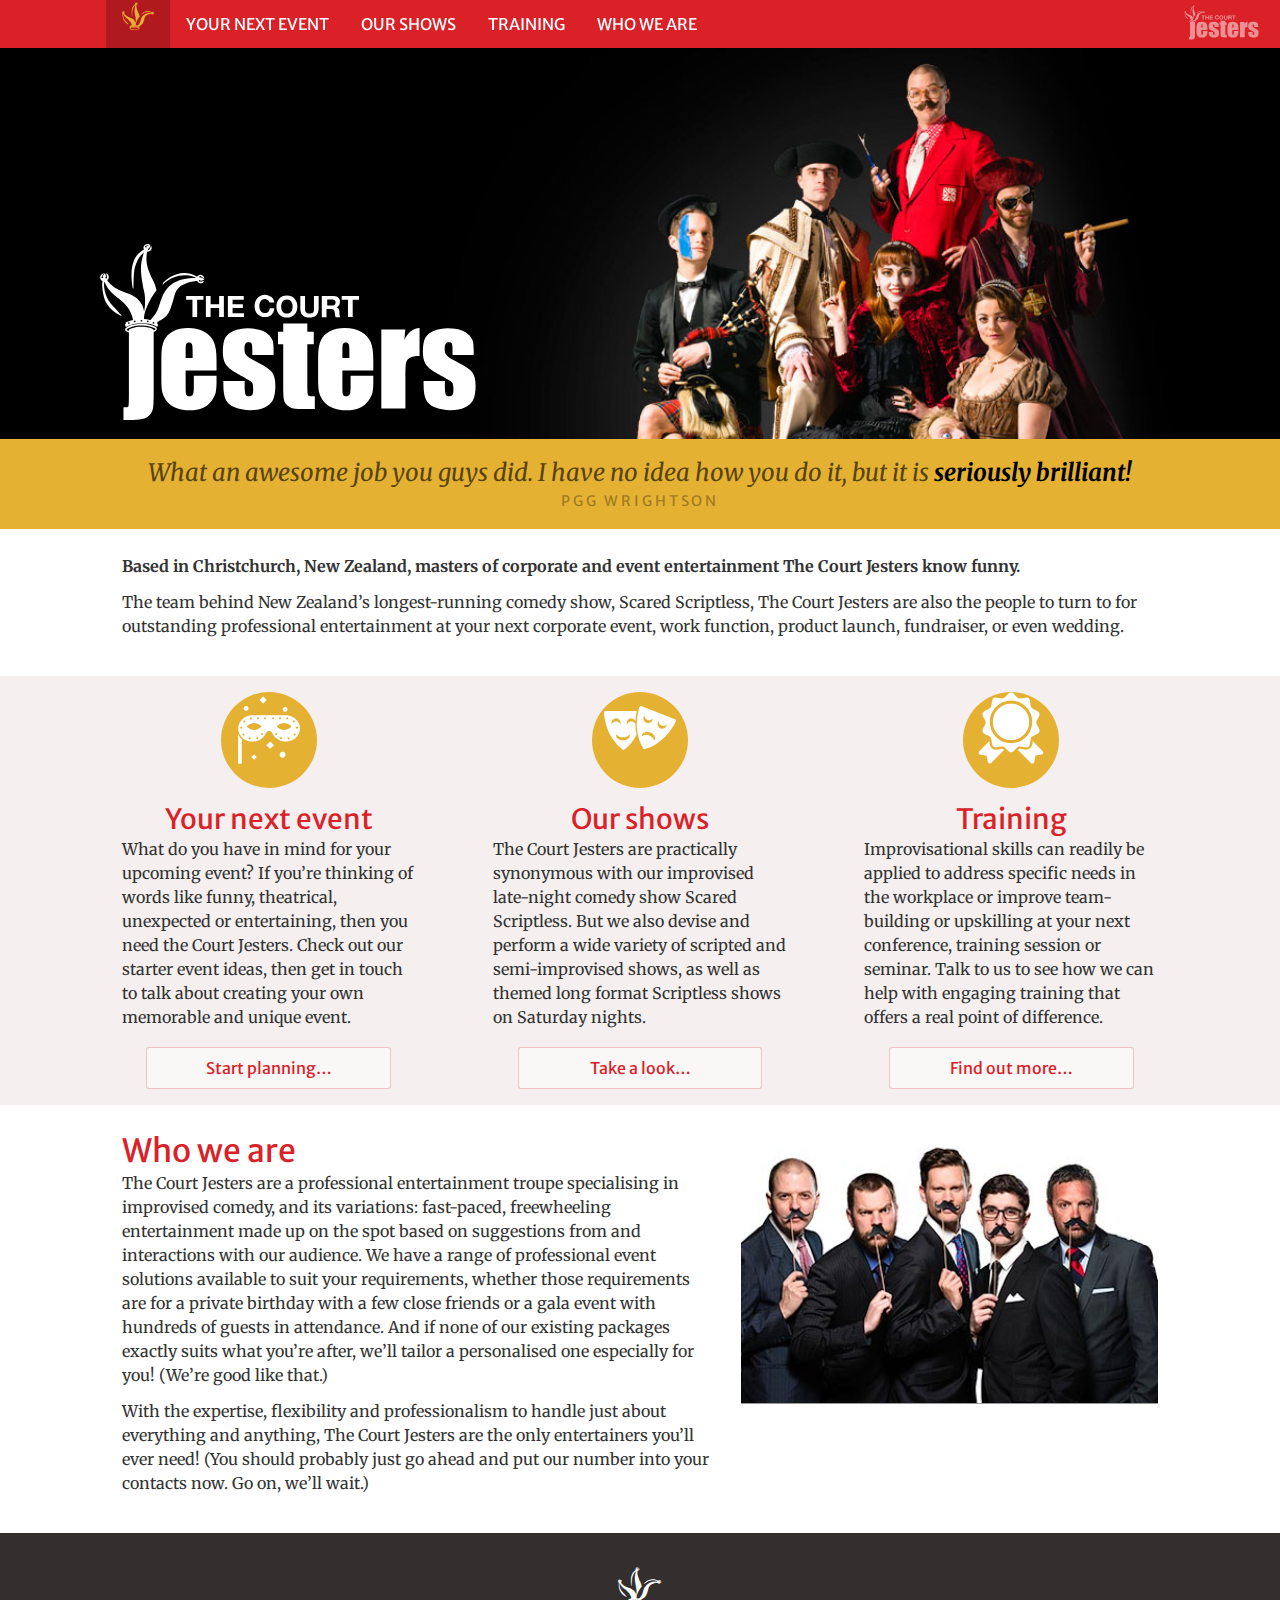
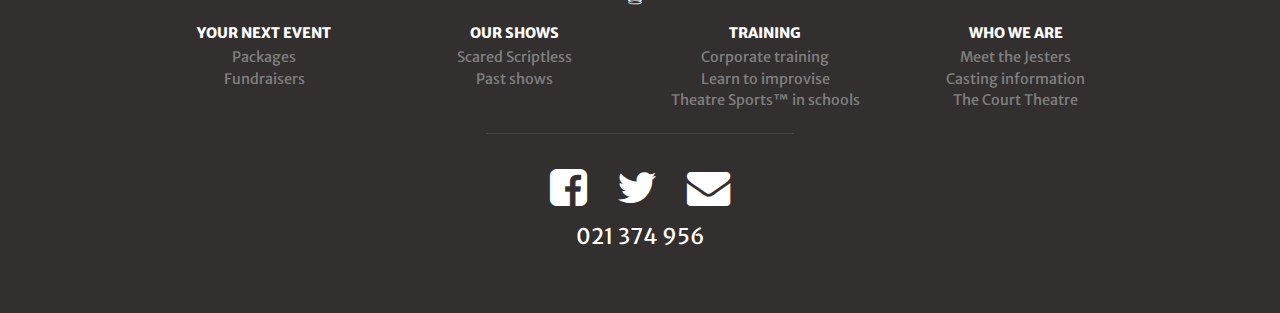
<file: index.html>
<!DOCTYPE html>
<html data-page='home'>
  
  
  
  <head>
  <meta charset='utf-8'>
  <meta content='width=device-width, initial-scale=1' name='viewport'>
  
  <link href='http://fonts.googleapis.com/css?family=Merriweather:400,300,300italic,400italic,700,700italic,900,900italic' rel='stylesheet' type='text/css'>
  <link href='http://fonts.googleapis.com/css?family=Merriweather+Sans:400,300,300italic,400italic,700italic,700,800,800italic' rel='stylesheet' type='text/css'>
  <link href='http://maxcdn.bootstrapcdn.com/font-awesome/4.1.0/css/font-awesome.min.css' rel='stylesheet'>
  <link rel='stylesheet' href='39d6d6d4dc75d45be478caafb73f713e.css'>
  <script src='7807589aab158b5446fecf7333200c64.js'></script>
  <link href='assets/favicon.ico' rel='shortcut icon'>
  <link href='assets/apple-touch-icon.png' rel='apple-touch-icon'>
  <title>The Court Jesters | Corporate & Event Entertainment</title>
  <meta content='Christchurch-based, The Court Jesters are a professional entertainment troupe specialising in corporate and event entertainment based in improvised comedy.' name='description'>
  <meta content='Christchurch, entertainment, comedy, corporate entertainment, event entertainment, events, entertainers, Scared Scriptless, improv, improvisers, improvisors, event solutions' name='keywords'>
</head>
<body>
  <header>
    <nav>
  <ul>
    <li class='current'>
      <a class='current' href='index.html' rel='home'>
        <i class='icon-hat'></i>
      </a>
    </li>
    <li>
      <a href='events/index.html' rel='events'>Your next event</a>
    </li>
    <li>
      <a href='shows/index.html' rel='shows'>Our shows</a>
    </li>
    <li>
      <a href='training/index.html' rel='training'>Training</a>
    </li>
    <li>
      <a href='about/index.html' rel='about'>Who we are</a>
    </li>
  </ul>
  <img class='logo' src='assets/img/jesters-logo.svg'>
</nav>

  </header>
</body>

  <div class='hero-image'>
    <div class='container'>
      <img class='splash' src='assets/img/splash.jpg'>
      <img class='logo' src='assets/img/jesters-logo.svg'>
    </div>
  </div>
  <blockquote class='full-width'>
    <p>
      What an awesome job you guys did. I have no idea how you do it, but it is
      <em>seriously brilliant!</em>
    </p>
    <cite>PGG Wrightson</cite>
  </blockquote>
  <section class='home-intro'>
    <div class='container'>
      <p>
        <b>Based in Christchurch, New Zealand, masters of corporate and event entertainment The Court Jesters know funny.</b>
      </p>
      <p>The team behind New Zealand’s longest-running comedy show, Scared Scriptless, The Court Jesters are also the people to turn to for outstanding professional entertainment at your next corporate event, work function, product launch, fundraiser, or even wedding.</p>
    </div>
  </section>
  <section class='home-sections'>
    <div class='container'>
      <article class='events'>
        <i class='section-icon icon-events'></i>
        <div class='bullet-content'>
          <h3>
            <a href='events/index.html'>Your next event</a>
          </h3>
          <p>What do you have in mind for your upcoming event? If you’re thinking of words like funny, theatrical, unexpected or entertaining, then you need the Court Jesters. Check out our starter event ideas, then get in touch to talk about creating your own memorable and unique event.</p>
          <a class='button' href='events/index.html'>Start planning…</a>
        </div>
      </article>
      <article class='shows'>
        <i class='section-icon icon-shows'></i>
        <div class='bullet-content'>
          <h3>
            <a href='shows/index.html'>Our shows</a>
          </h3>
          <p>The Court Jesters are practically synonymous with our improvised late-night comedy show Scared Scriptless. But we also devise and perform a wide variety of scripted and semi-improvised shows, as well as themed long format Scriptless shows on Saturday nights.</p>
          <a class='button' href='shows/index.html'>Take a look…</a>
        </div>
      </article>
      <article class='training'>
        <i class='section-icon icon-training'></i>
        <div class='bullet-content'>
          <h3>
            <a href='training/index.html'>Training</a>
          </h3>
          <p>Improvisational skills can readily be applied to address specific needs in the workplace or improve team-building or upskilling at your next conference, training session or seminar. Talk to us to see how we can help with engaging training that offers a real point of difference.</p>
          <a class='button' href='training/index.html'>Find out more…</a>
        </div>
      </article>
    </div>
  </section>
  <section class='home-about'>
    <div class='container'>
      <article>
        <h2>
          <a href='about/index.html'>Who we are</a>
        </h2>
        <p>The Court Jesters are a professional entertainment troupe specialising in improvised comedy, and its variations: fast-paced, freewheeling entertainment made up on the spot based on suggestions from and interactions with our audience. We have a range of professional event solutions available to suit your requirements, whether those requirements are for a private birthday with a few close friends or a gala event with hundreds of guests in attendance. And if none of our existing packages exactly suits what you’re after, we’ll tailor a personalised one especially for you! (We’re good like that.)</p>
        <p>With the expertise, flexibility and professionalism to handle just about everything and anything, The Court Jesters are the only entertainers you’ll ever need! (You should probably just go ahead and put our number into your contacts now. Go on, we’ll wait.)</p>
      </article>
      <figure>
        <img src='assets/img/home-who-we-are.jpg'>
      </figure>
    </div>
  </section>
  <footer class='footer' itemscope itemtype='http://schema.org/LocalBusiness'>
  <a class='logo' href='/'>
    <i class='icon-hat'></i>
    <span itemprop='name'>The Court Jesters</span>
  </a>
  <div class='footer-links'>
    <ul>
      <li>
        <h3>
          <a href='events/index.html' title='Your next event'>Your next event</a>
        </h3>
      </li>
      <li>
        <a href='events/index.html#packages' title='Packages'>Packages</a>
      </li>
      <li>
        <a href='events/index.html#fundraisers' title='Fundraisers'>Fundraisers</a>
      </li>
    </ul>
    <ul>
      <li>
        <h3>
          <a href='shows/index.html' title='Our shows'>Our shows</a>
        </h3>
      </li>
      <li>
        <a href='shows/index.html#scriptless' title='Scared Scriptless'>Scared Scriptless</a>
      </li>
      <li>
        <a href='shows/index.html#past' title='Past shows'>Past shows</a>
      </li>
    </ul>
    <ul>
      <li>
        <h3>
          <a href='training/index.html' title='Training'>Training</a>
        </h3>
      </li>
      <li>
        <a href='training/index.html#corporate-training' title='Corporate training'>Corporate training</a>
      </li>
      <li>
        <a href='training/index.html#workshops' title='Learn to improvise'>Learn to improvise</a>
      </li>
      <li>
        <a href='training/index.html#schools' title='Theatre Sports™ in schools'>Theatre Sports™ in schools</a>
      </li>
    </ul>
    <ul>
      <li>
        <h3>
          <a href='about/index.html' title='Who we are'>Who we are</a>
        </h3>
      </li>
      <li>
        <a href='about/index.html#us' title='Meet the Jesters'>Meet the Jesters</a>
      </li>
      <li>
        <a href='about/index.html#casting' title='Casting information'>Casting information</a>
      </li>
      <li>
        <a href='about/index.html#theatre' title='The Court Theatre'>The Court Theatre</a>
      </li>
    </ul>
  </div>
  <hr>
  <p class='social-media'>
    <a href='https://www.facebook.com/scaredscriptlessnz'>
      <i class='fa fa-facebook-square'></i>
    </a>
    <a href='http://twitter.com/courtjesters'>
      <i class='fa fa-twitter'></i>
    </a>
    <a href='mailto:jesters@courttheatre.org.nz'>
      <i class='fa fa-envelope'></i>
    </a>
  </p>
  <p class='phone'>
    <a href='tel:021374956'>
      <span itemprop='telephone'>021 374 956</span>
    </a>
  </p>
  <p class='address' itemprop='address' itemscope itemtype='http://schema.org/PostalAddress'>
    <span>The Court Theatre</span>
    <span itemprop='streetAddress'>Bernard Street</span>
    <span itemprop='addressLocality'>Christchurch</span>
    <span itemprop='addressCountry'>New Zealand</span>
  </p>
</footer>

</html>
</file>
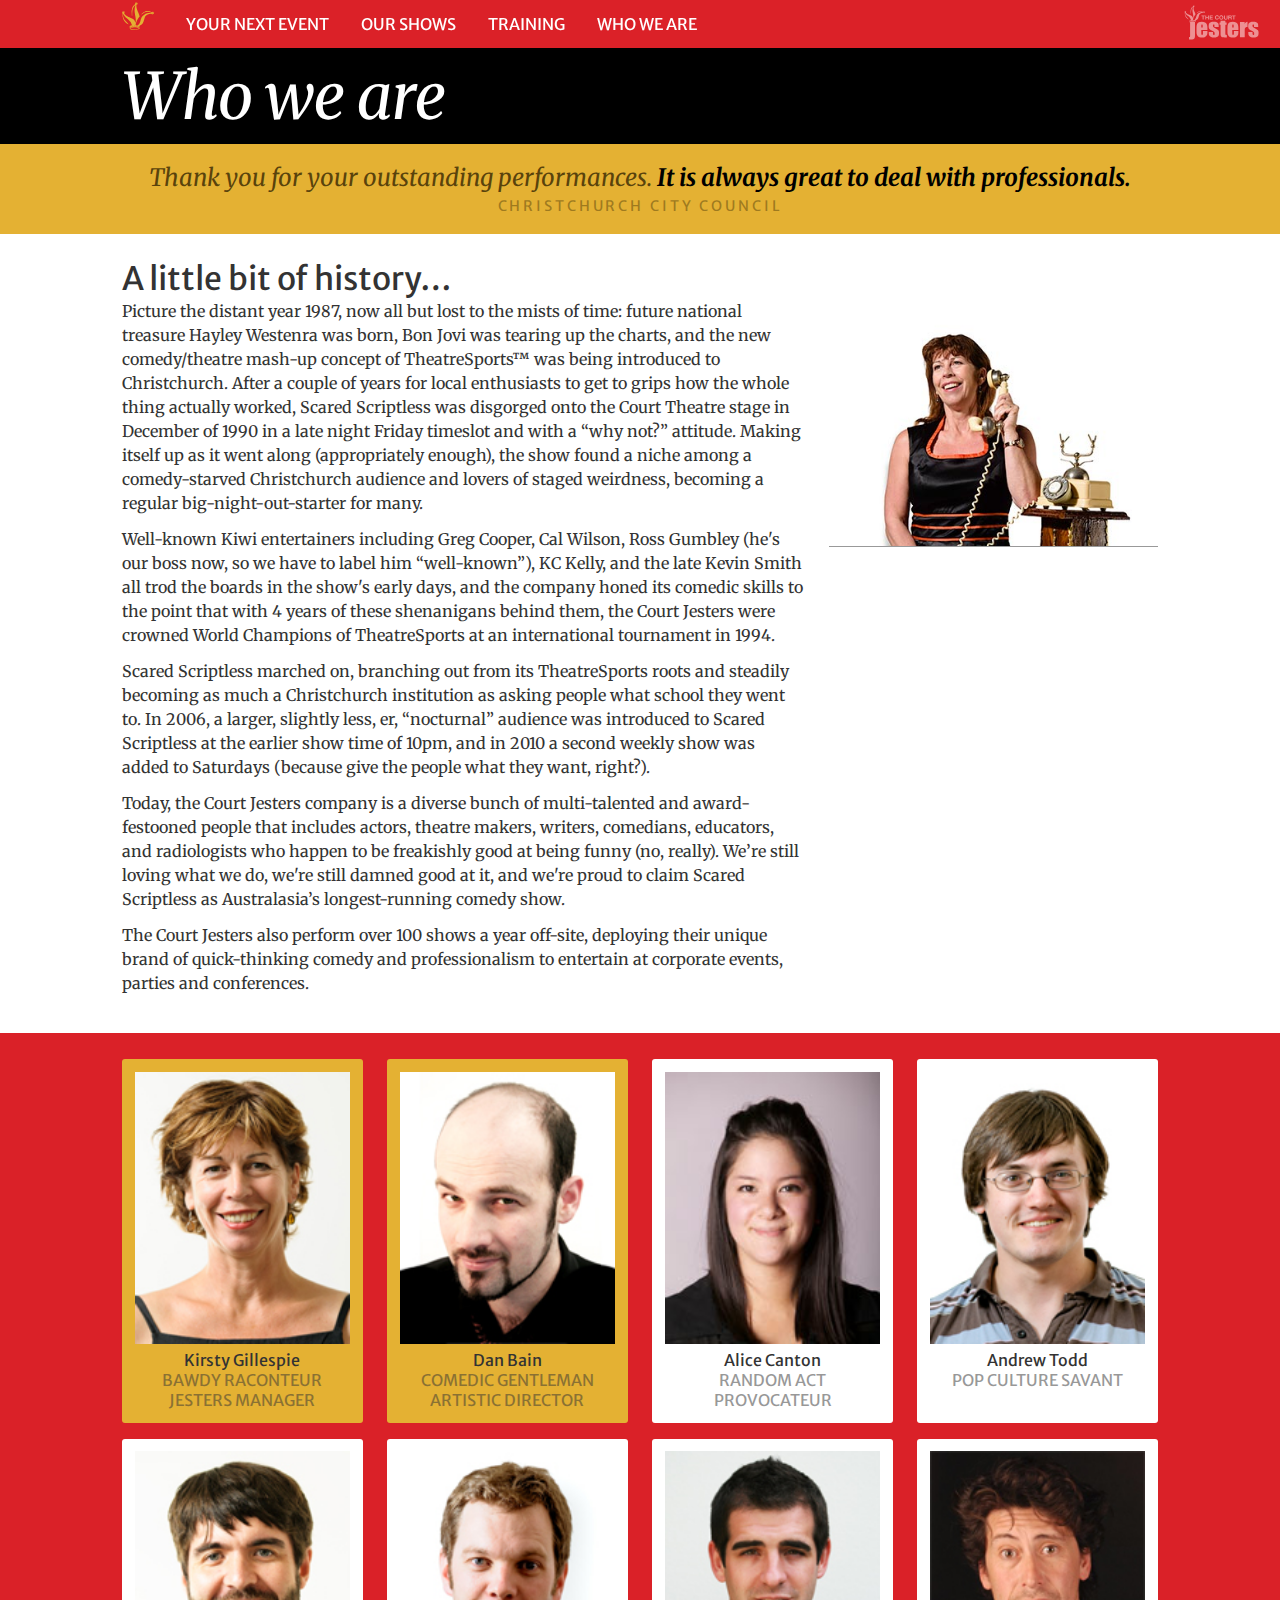
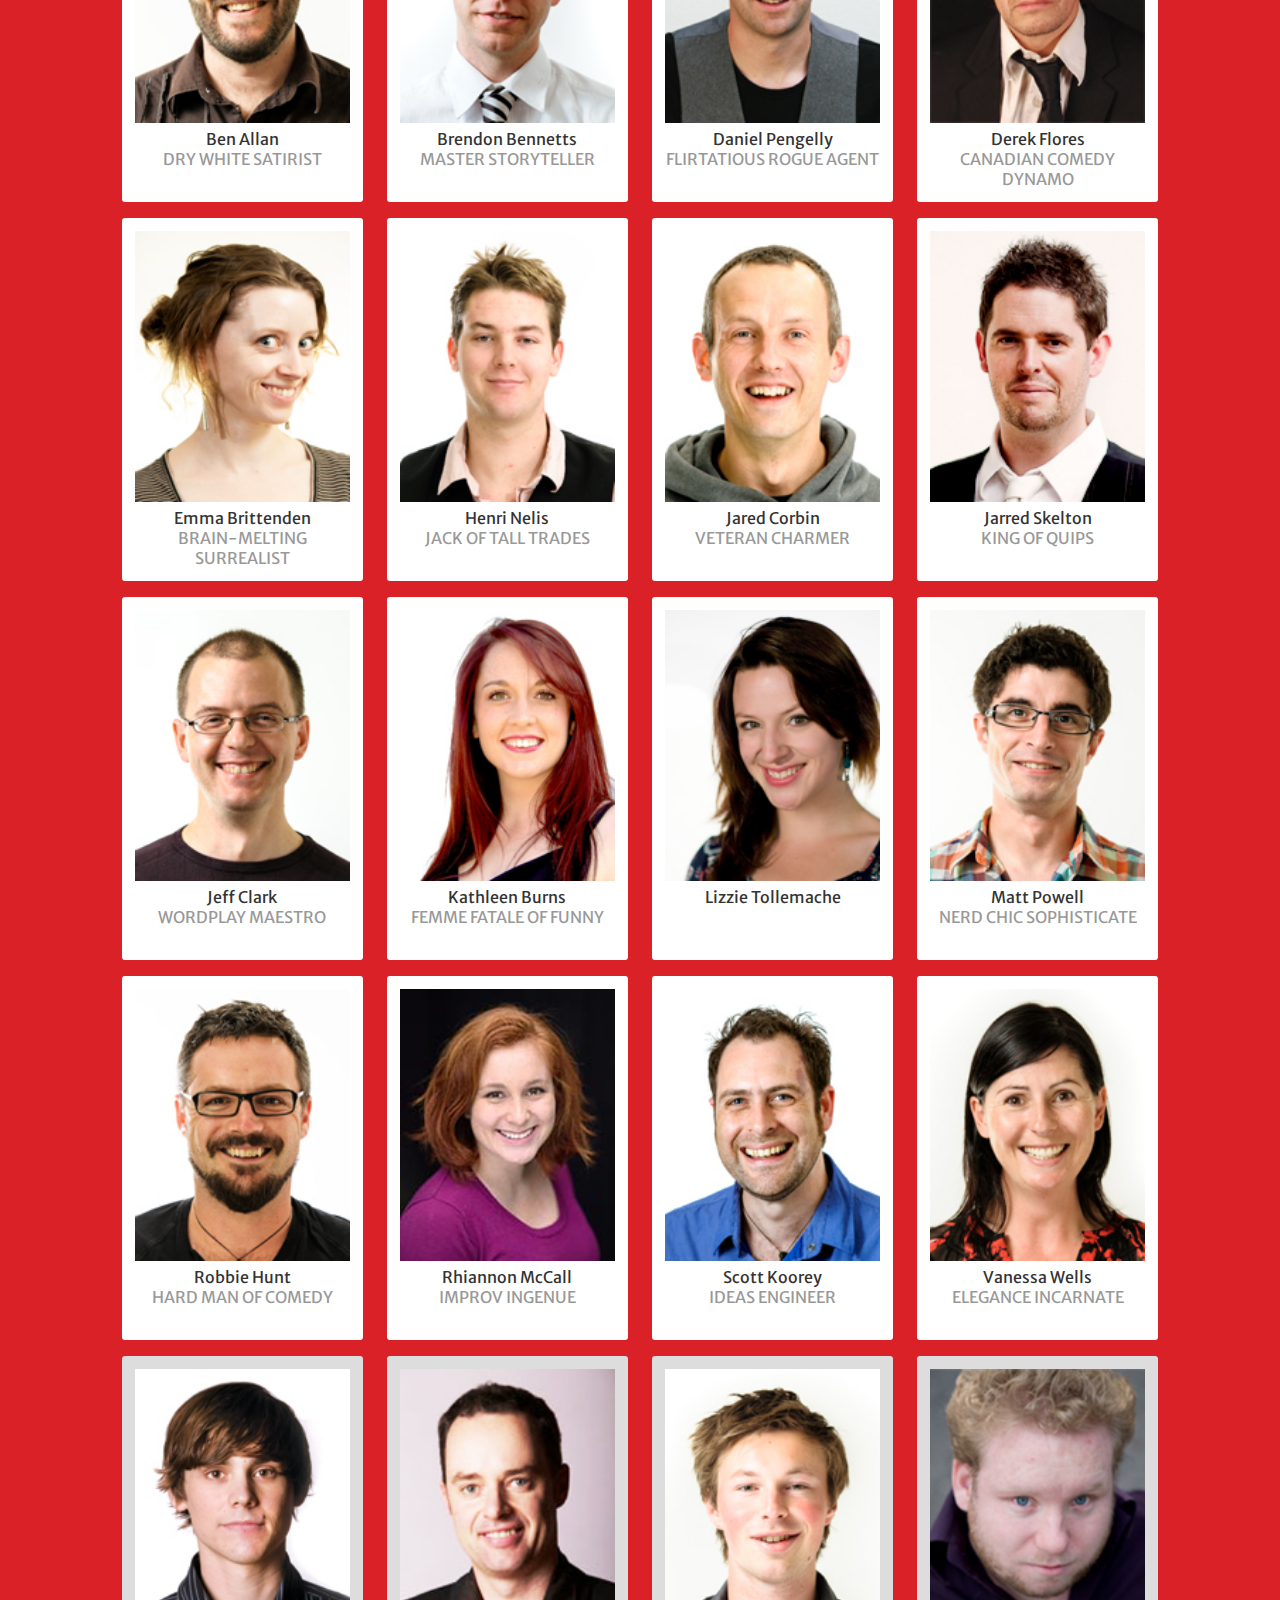
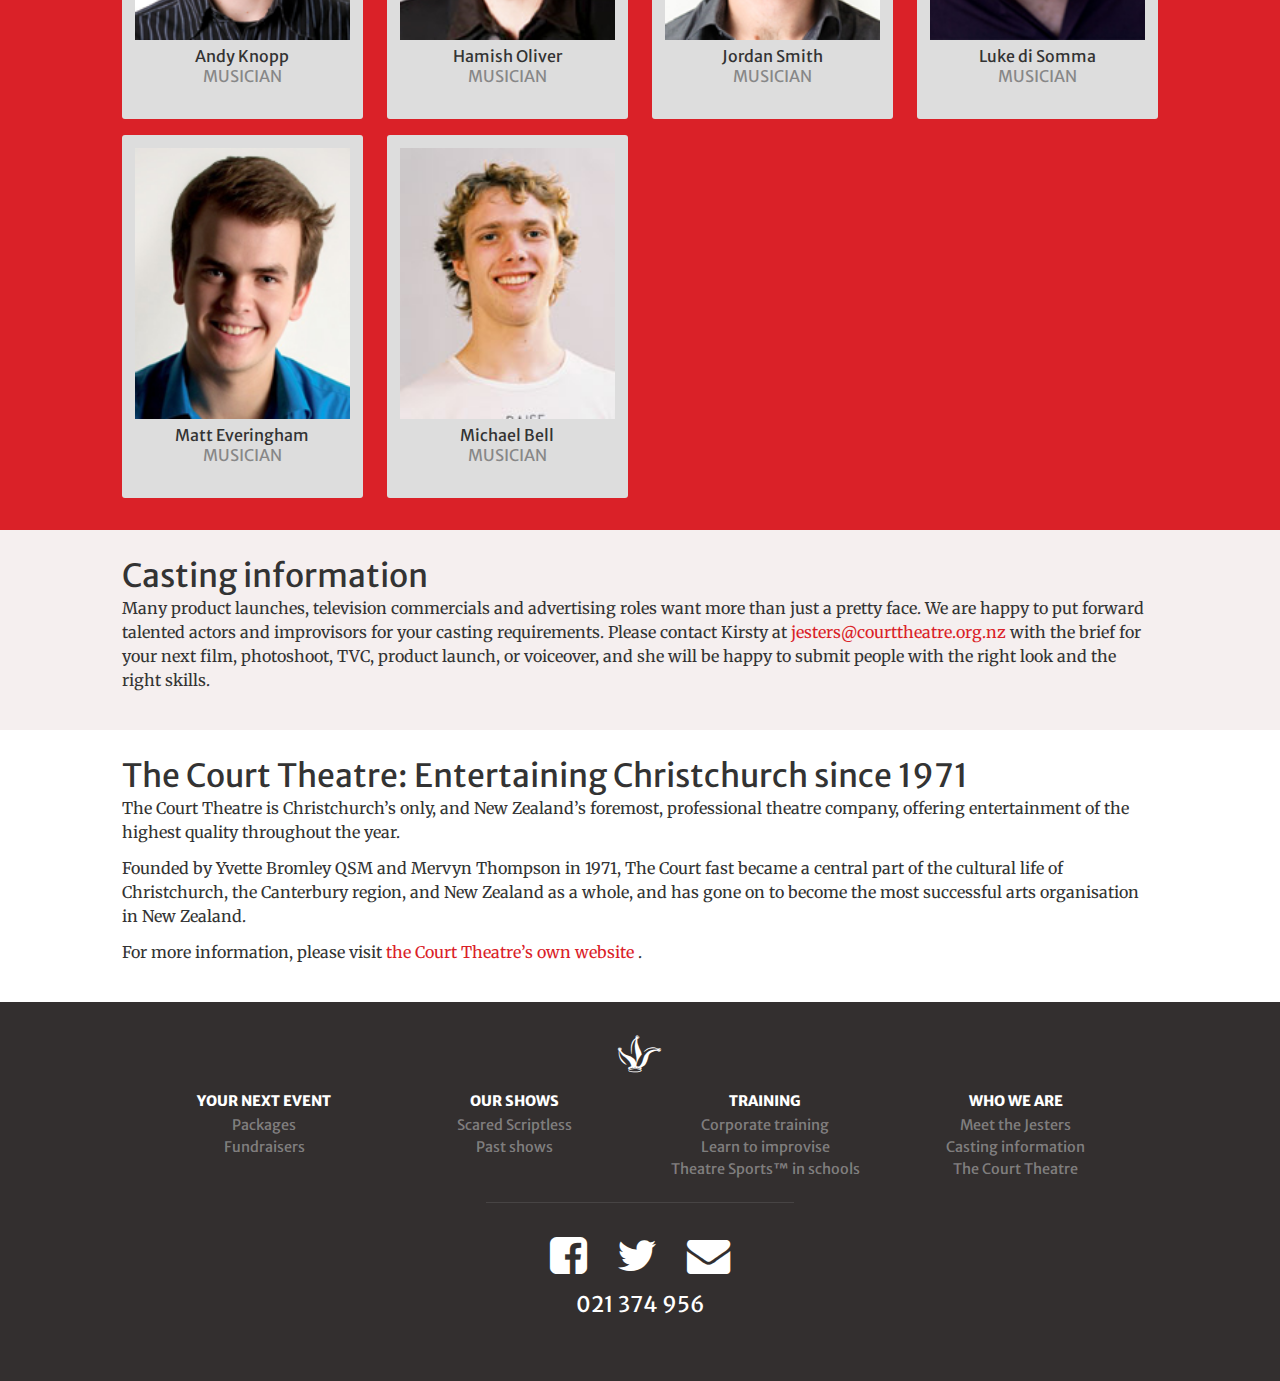
<file: about/index.html>
<!DOCTYPE html>
<html data-page='about'>
  
  
  
  <head>
  <meta charset='utf-8'>
  <meta content='width=device-width, initial-scale=1' name='viewport'>
  
  <link href='http://fonts.googleapis.com/css?family=Merriweather:400,300,300italic,400italic,700,700italic,900,900italic' rel='stylesheet' type='text/css'>
  <link href='http://fonts.googleapis.com/css?family=Merriweather+Sans:400,300,300italic,400italic,700italic,700,800,800italic' rel='stylesheet' type='text/css'>
  <link href='http://maxcdn.bootstrapcdn.com/font-awesome/4.1.0/css/font-awesome.min.css' rel='stylesheet'>
  <link rel='stylesheet' href='../39d6d6d4dc75d45be478caafb73f713e.css'>
  <script src='../7807589aab158b5446fecf7333200c64.js'></script>
  <link href='../assets/favicon.ico' rel='shortcut icon'>
  <link href='../assets/apple-touch-icon.png' rel='apple-touch-icon'>
  <title>The Court Jesters | A Bit About Us</title>
  <meta content='The Court Jesters are a diverse range of actors & entertainers who can bring the funny to your next event – or film, commercial, product launch, or voiceover.' name='description'>
  <meta content='Christchurch, actors, performers, entertainers, improvisors, comedians, The Court Theatre, talent, Christchurch talent, casting, Christchurch casting, The Court Jesters' name='keywords'>
</head>
<body>
  <header>
    <nav>
  <ul>
    <li>
      <a href='../index.html' rel='home'>
        <i class='icon-hat'></i>
      </a>
    </li>
    <li>
      <a href='../events/index.html' rel='events'>Your next event</a>
    </li>
    <li>
      <a href='../shows/index.html' rel='shows'>Our shows</a>
    </li>
    <li>
      <a href='../training/index.html' rel='training'>Training</a>
    </li>
    <li class='current-parent current'>
      <a class='current-parent current' href='index.html' rel='about'>Who we are</a>
    </li>
  </ul>
  <img class='logo' src='../assets/img/jesters-logo.svg'>
</nav>

  </header>
</body>

  <div class='page-title'>
    <div class='container'>
      <h1>Who we are</h1>
    </div>
  </div>
  <blockquote class='full-width'>
    <p>
      Thank you for your outstanding performances.
      <em>It is always great to deal with professionals.</em>
    </p>
    <cite>Christchurch City Council</cite>
  </blockquote>
  <section class='about-history'>
    <div class='container'>
      <h2>A little bit of history…</h2>
      <article>
        <p>Picture the distant year 1987, now all but lost to the mists of time: future national treasure Hayley Westenra was born, Bon Jovi was tearing up the charts, and the new comedy/theatre mash-up concept of TheatreSports™ was being introduced to Christchurch. After a couple of years for local enthusiasts to get to grips how the whole thing actually worked, Scared Scriptless was disgorged onto the Court Theatre stage in December of 1990 in a late night Friday timeslot and with a “why not?” attitude. Making itself up as it went along (appropriately enough), the show found a niche among a comedy-starved Christchurch audience and lovers of staged weirdness, becoming a regular big-night-out-starter for many.</p>
        <p>Well-known Kiwi entertainers including Greg Cooper, Cal Wilson, Ross Gumbley (he's our boss now, so we have to label him “well-known”), KC Kelly, and the late Kevin Smith all trod the boards in the show's early days, and the company honed its comedic skills to the point that with 4 years of these shenanigans behind them, the Court Jesters were crowned World Champions of TheatreSports at an international tournament in 1994.</p>
        <p>Scared Scriptless marched on, branching out from its TheatreSports roots and steadily becoming as much a Christchurch institution as asking people what school they went to. In 2006, a larger, slightly less, er, “nocturnal” audience was introduced to Scared Scriptless at the earlier show time of 10pm, and in 2010 a second weekly show was added to Saturdays (because give the people what they want, right?).</p>
        <p>Today, the Court Jesters company is a diverse bunch of multi-talented and award-festooned people that includes actors, theatre makers, writers, comedians, educators, and radiologists who happen to be freakishly good at being funny (no, really). We’re still loving what we do, we're still damned good at it, and we're proud to claim Scared Scriptless as Australasia’s longest-running comedy show.</p>
        <p>The Court Jesters also perform over 100 shows a year off-site, deploying their unique brand of quick-thinking comedy and professionalism to entertain at corporate events, parties and conferences.</p>
      </article>
      <figure>
        <img src='../assets/img/about-history.jpg'>
      </figure>
    </div>
  </section>
  <section class='about-jesters' id='us'>
    <div class='container'>
      <div class='portraits'></div>
    </div>
  </section>
  <section class='about-casting' id='casting'>
    <div class='container'>
      <h2>Casting information</h2>
      <p>
        Many product launches, television commercials and advertising roles want more than just a pretty face. We are happy to put forward talented actors and improvisors for your casting requirements. Please contact Kirsty at
        <a href='mailto:jesters@courttheatre.org.nz'>jesters@courttheatre.org.nz</a>
        with the brief for your next film, photoshoot, TVC, product launch, or voiceover, and she will be happy to submit people with the right look and the right skills.
      </p>
    </div>
  </section>
  <section class='about-theatre' id='theatre'>
    <div class='container'>
      <h2>The Court Theatre: Entertaining Christchurch since 1971</h2>
      <p>
        The Court Theatre is Christchurch’s only, and New Zealand’s foremost, professional theatre company, offering entertainment of the highest quality throughout the year.
      </p>
      <p>
        Founded by Yvette Bromley QSM and Mervyn Thompson in 1971, The Court fast became a central part of the cultural life of Christchurch, the Canterbury region, and New Zealand as a whole, and has gone on to become the most successful arts organisation in New Zealand.
      </p>
      <p>
        For more information, please visit
        <a href='http://www.courttheatre.org.nz' target='_blank'>
          the Court Theatre’s own website
        </a>.
      </p>
    </div>
  </section>
  <script src='../9796cfdc814ee45384b99ce44839a24f.js'></script>
  <footer class='footer' itemscope itemtype='http://schema.org/LocalBusiness'>
  <a class='logo' href='/'>
    <i class='icon-hat'></i>
    <span itemprop='name'>The Court Jesters</span>
  </a>
  <div class='footer-links'>
    <ul>
      <li>
        <h3>
          <a href='../events/index.html' title='Your next event'>Your next event</a>
        </h3>
      </li>
      <li>
        <a href='../events/index.html#packages' title='Packages'>Packages</a>
      </li>
      <li>
        <a href='../events/index.html#fundraisers' title='Fundraisers'>Fundraisers</a>
      </li>
    </ul>
    <ul>
      <li>
        <h3>
          <a href='../shows/index.html' title='Our shows'>Our shows</a>
        </h3>
      </li>
      <li>
        <a href='../shows/index.html#scriptless' title='Scared Scriptless'>Scared Scriptless</a>
      </li>
      <li>
        <a href='../shows/index.html#past' title='Past shows'>Past shows</a>
      </li>
    </ul>
    <ul>
      <li>
        <h3>
          <a href='../training/index.html' title='Training'>Training</a>
        </h3>
      </li>
      <li>
        <a href='../training/index.html#corporate-training' title='Corporate training'>Corporate training</a>
      </li>
      <li>
        <a href='../training/index.html#workshops' title='Learn to improvise'>Learn to improvise</a>
      </li>
      <li>
        <a href='../training/index.html#schools' title='Theatre Sports™ in schools'>Theatre Sports™ in schools</a>
      </li>
    </ul>
    <ul>
      <li class='current-parent current'>
        <h3>
          <a class='current-parent current' href='index.html' title='Who we are'>Who we are</a>
        </h3>
      </li>
      <li>
        <a href='index.html#us' title='Meet the Jesters'>Meet the Jesters</a>
      </li>
      <li>
        <a href='index.html#casting' title='Casting information'>Casting information</a>
      </li>
      <li>
        <a href='index.html#theatre' title='The Court Theatre'>The Court Theatre</a>
      </li>
    </ul>
  </div>
  <hr>
  <p class='social-media'>
    <a href='https://www.facebook.com/scaredscriptlessnz'>
      <i class='fa fa-facebook-square'></i>
    </a>
    <a href='http://twitter.com/courtjesters'>
      <i class='fa fa-twitter'></i>
    </a>
    <a href='mailto:jesters@courttheatre.org.nz'>
      <i class='fa fa-envelope'></i>
    </a>
  </p>
  <p class='phone'>
    <a href='tel:021374956'>
      <span itemprop='telephone'>021 374 956</span>
    </a>
  </p>
  <p class='address' itemprop='address' itemscope itemtype='http://schema.org/PostalAddress'>
    <span>The Court Theatre</span>
    <span itemprop='streetAddress'>Bernard Street</span>
    <span itemprop='addressLocality'>Christchurch</span>
    <span itemprop='addressCountry'>New Zealand</span>
  </p>
</footer>

</html>
</file>
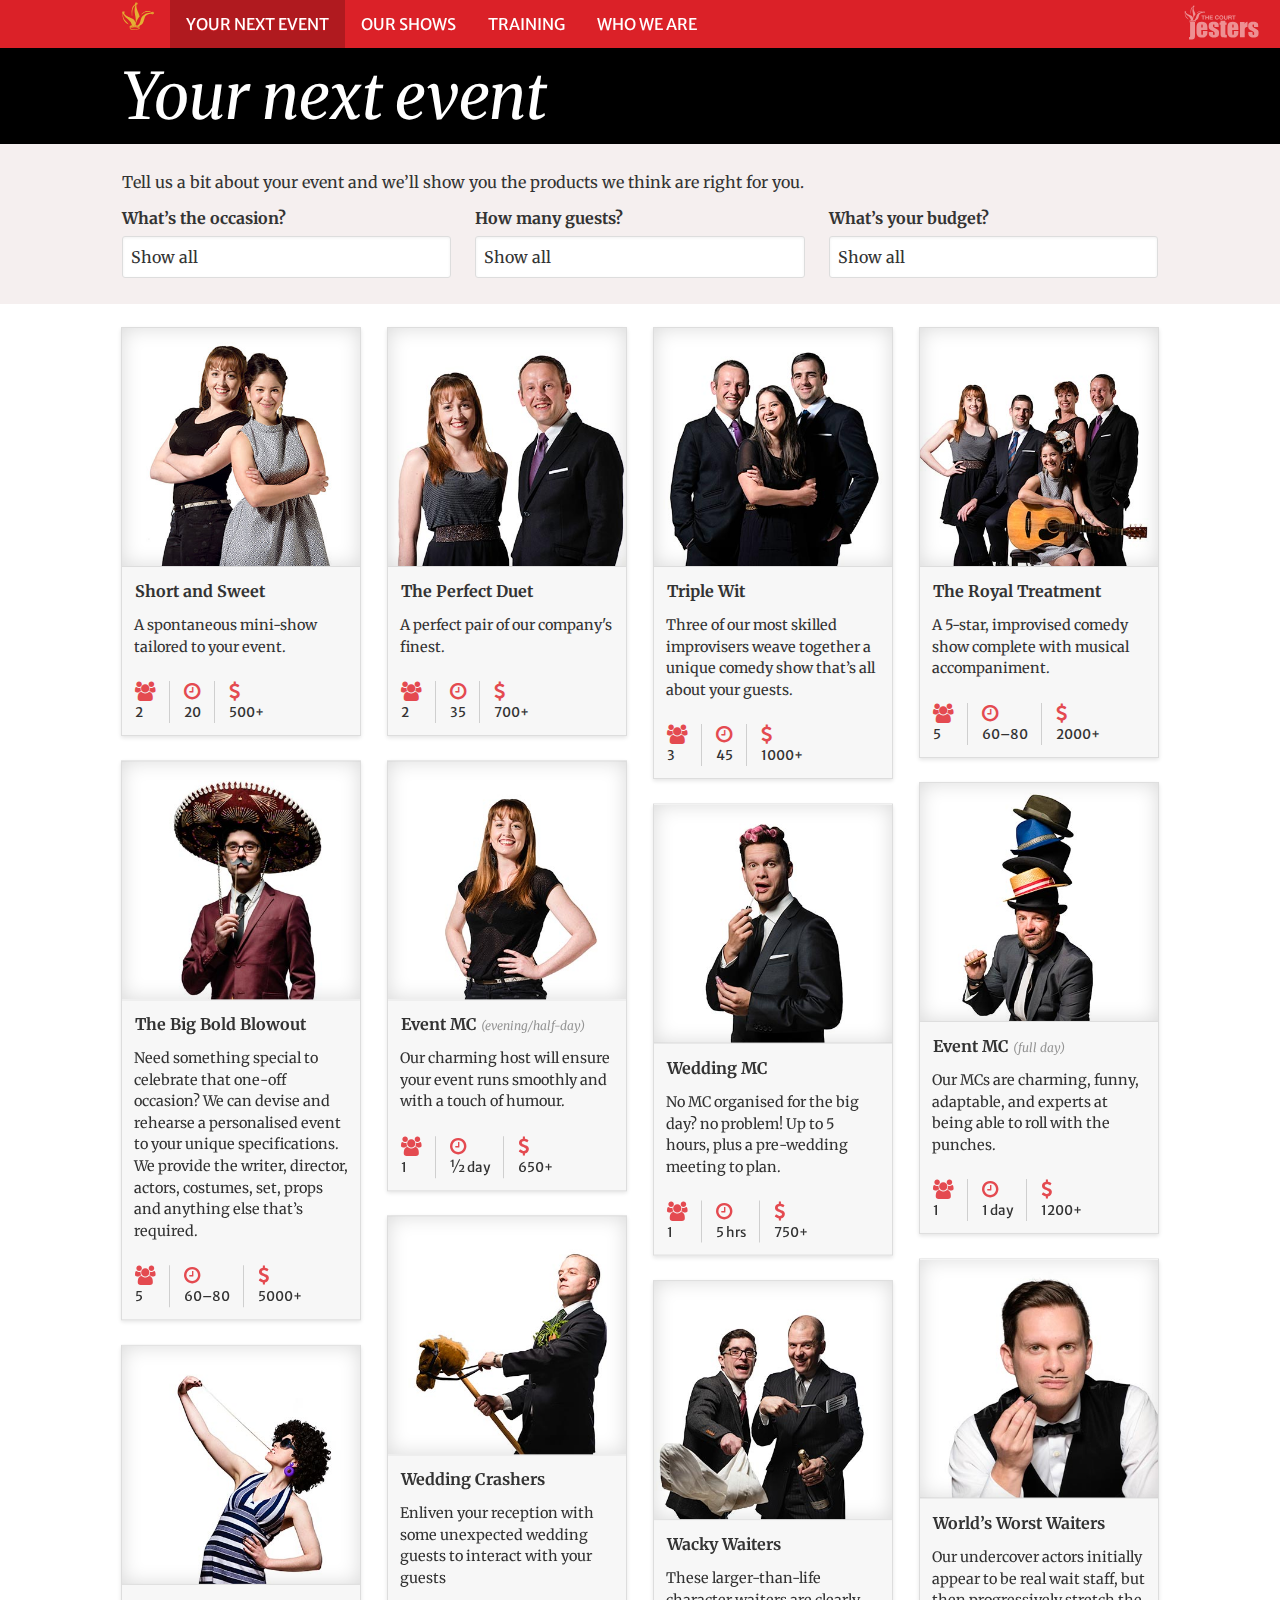
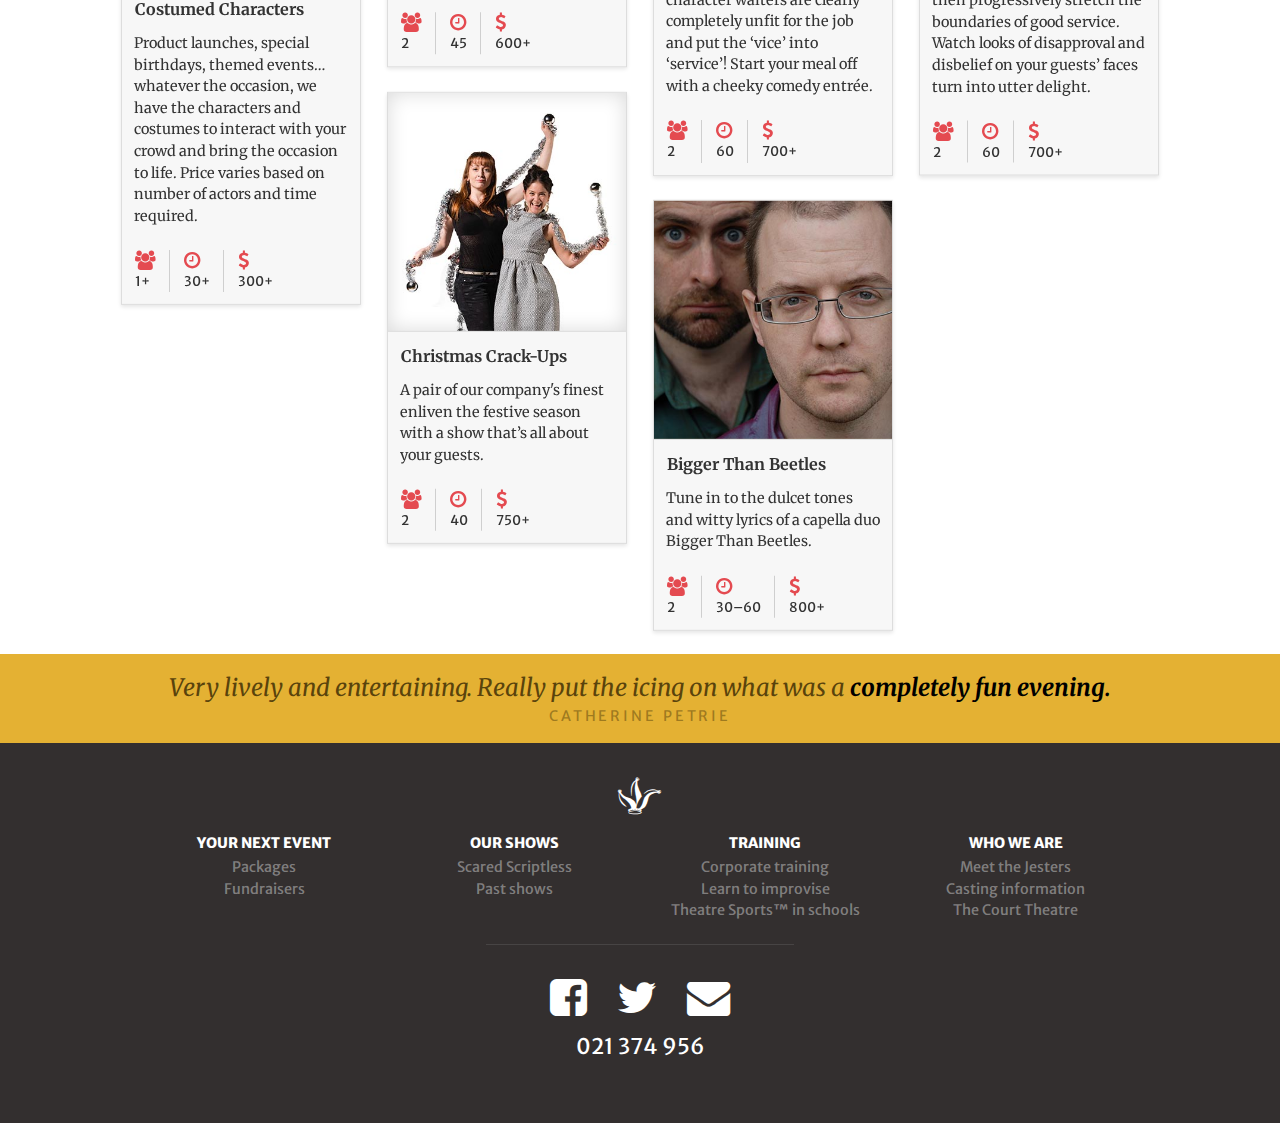
<file: events/index.html>
<!DOCTYPE html>
<html data-page='events'>
  
  
  
  <head>
  <meta charset='utf-8'>
  <meta content='width=device-width, initial-scale=1' name='viewport'>
  
  <link href='http://fonts.googleapis.com/css?family=Merriweather:400,300,300italic,400italic,700,700italic,900,900italic' rel='stylesheet' type='text/css'>
  <link href='http://fonts.googleapis.com/css?family=Merriweather+Sans:400,300,300italic,400italic,700italic,700,800,800italic' rel='stylesheet' type='text/css'>
  <link href='http://maxcdn.bootstrapcdn.com/font-awesome/4.1.0/css/font-awesome.min.css' rel='stylesheet'>
  <link rel='stylesheet' href='../39d6d6d4dc75d45be478caafb73f713e.css'>
  <script src='../7807589aab158b5446fecf7333200c64.js'></script>
  <link href='../assets/favicon.ico' rel='shortcut icon'>
  <link href='../assets/apple-touch-icon.png' rel='apple-touch-icon'>
  <title>The Court Jesters | Pick The Perfect Entertainment Package</title>
  <meta content='Looking for great entertainment at your next event? Tell us a little bit about your plans and and we can recommend the perfect Court Jesters product.' name='description'>
  <meta content='Christchurch, entertainment, comedy, corporate entertainment, event entertainment, events, entertainers, improv, improvisers, improvisors, fundraiser, function, work function, event solutions, weddings, wedding entertainment, dinner entertainment, office party, Christmas party, product launch, birthday entertainment, birthday, anniversary, custom entertainment packages' name='keywords'>
</head>
<body>
  <header>
    <nav>
  <ul>
    <li>
      <a href='../index.html' rel='home'>
        <i class='icon-hat'></i>
      </a>
    </li>
    <li class='current-parent current'>
      <a class='current-parent current' href='index.html' rel='events'>Your next event</a>
    </li>
    <li>
      <a href='../shows/index.html' rel='shows'>Our shows</a>
    </li>
    <li>
      <a href='../training/index.html' rel='training'>Training</a>
    </li>
    <li>
      <a href='../about/index.html' rel='about'>Who we are</a>
    </li>
  </ul>
  <img class='logo' src='../assets/img/jesters-logo.svg'>
</nav>

  </header>
</body>

  <div class='page-title'>
    <div class='container'>
      <h1>Your next event</h1>
    </div>
  </div>
  <section class='search-tools'>
    <div class='container'>
      <p>Tell us a bit about your event and we’ll show you the products we think are right for you.</p>
      <div class='filter' rel='occasion'>
        <label>What’s the occasion?</label>
        <div class='options'>
          <ol></ol>
        </div>
      </div>
      <div class='filter' rel='guests'>
        <label>How many guests?</label>
        <div class='options'>
          <ol></ol>
        </div>
      </div>
      <div class='filter' rel='budget'>
        <label>What’s your budget?</label>
        <div class='options'>
          <ol></ol>
        </div>
      </div>
    </div>
  </section>
  <section class='events-products' id='packages'>
    <div class='container'>
      <div class='products'></div>
    </div>
  </section>
  <blockquote class='full-width'>
    <p>
      Very lively and entertaining. Really put the icing on what was a
      <em>completely fun evening.</em>
    </p>
    <cite>Catherine Petrie</cite>
  </blockquote>
  <script src='../1a051bc88df69db8e5f0590c2809abdb.js'></script>
  <footer class='footer' itemscope itemtype='http://schema.org/LocalBusiness'>
  <a class='logo' href='/'>
    <i class='icon-hat'></i>
    <span itemprop='name'>The Court Jesters</span>
  </a>
  <div class='footer-links'>
    <ul>
      <li class='current-parent current'>
        <h3>
          <a class='current-parent current' href='index.html' title='Your next event'>Your next event</a>
        </h3>
      </li>
      <li>
        <a href='index.html#packages' title='Packages'>Packages</a>
      </li>
      <li>
        <a href='index.html#fundraisers' title='Fundraisers'>Fundraisers</a>
      </li>
    </ul>
    <ul>
      <li>
        <h3>
          <a href='../shows/index.html' title='Our shows'>Our shows</a>
        </h3>
      </li>
      <li>
        <a href='../shows/index.html#scriptless' title='Scared Scriptless'>Scared Scriptless</a>
      </li>
      <li>
        <a href='../shows/index.html#past' title='Past shows'>Past shows</a>
      </li>
    </ul>
    <ul>
      <li>
        <h3>
          <a href='../training/index.html' title='Training'>Training</a>
        </h3>
      </li>
      <li>
        <a href='../training/index.html#corporate-training' title='Corporate training'>Corporate training</a>
      </li>
      <li>
        <a href='../training/index.html#workshops' title='Learn to improvise'>Learn to improvise</a>
      </li>
      <li>
        <a href='../training/index.html#schools' title='Theatre Sports™ in schools'>Theatre Sports™ in schools</a>
      </li>
    </ul>
    <ul>
      <li>
        <h3>
          <a href='../about/index.html' title='Who we are'>Who we are</a>
        </h3>
      </li>
      <li>
        <a href='../about/index.html#us' title='Meet the Jesters'>Meet the Jesters</a>
      </li>
      <li>
        <a href='../about/index.html#casting' title='Casting information'>Casting information</a>
      </li>
      <li>
        <a href='../about/index.html#theatre' title='The Court Theatre'>The Court Theatre</a>
      </li>
    </ul>
  </div>
  <hr>
  <p class='social-media'>
    <a href='https://www.facebook.com/scaredscriptlessnz'>
      <i class='fa fa-facebook-square'></i>
    </a>
    <a href='http://twitter.com/courtjesters'>
      <i class='fa fa-twitter'></i>
    </a>
    <a href='mailto:jesters@courttheatre.org.nz'>
      <i class='fa fa-envelope'></i>
    </a>
  </p>
  <p class='phone'>
    <a href='tel:021374956'>
      <span itemprop='telephone'>021 374 956</span>
    </a>
  </p>
  <p class='address' itemprop='address' itemscope itemtype='http://schema.org/PostalAddress'>
    <span>The Court Theatre</span>
    <span itemprop='streetAddress'>Bernard Street</span>
    <span itemprop='addressLocality'>Christchurch</span>
    <span itemprop='addressCountry'>New Zealand</span>
  </p>
</footer>

</html>
</file>
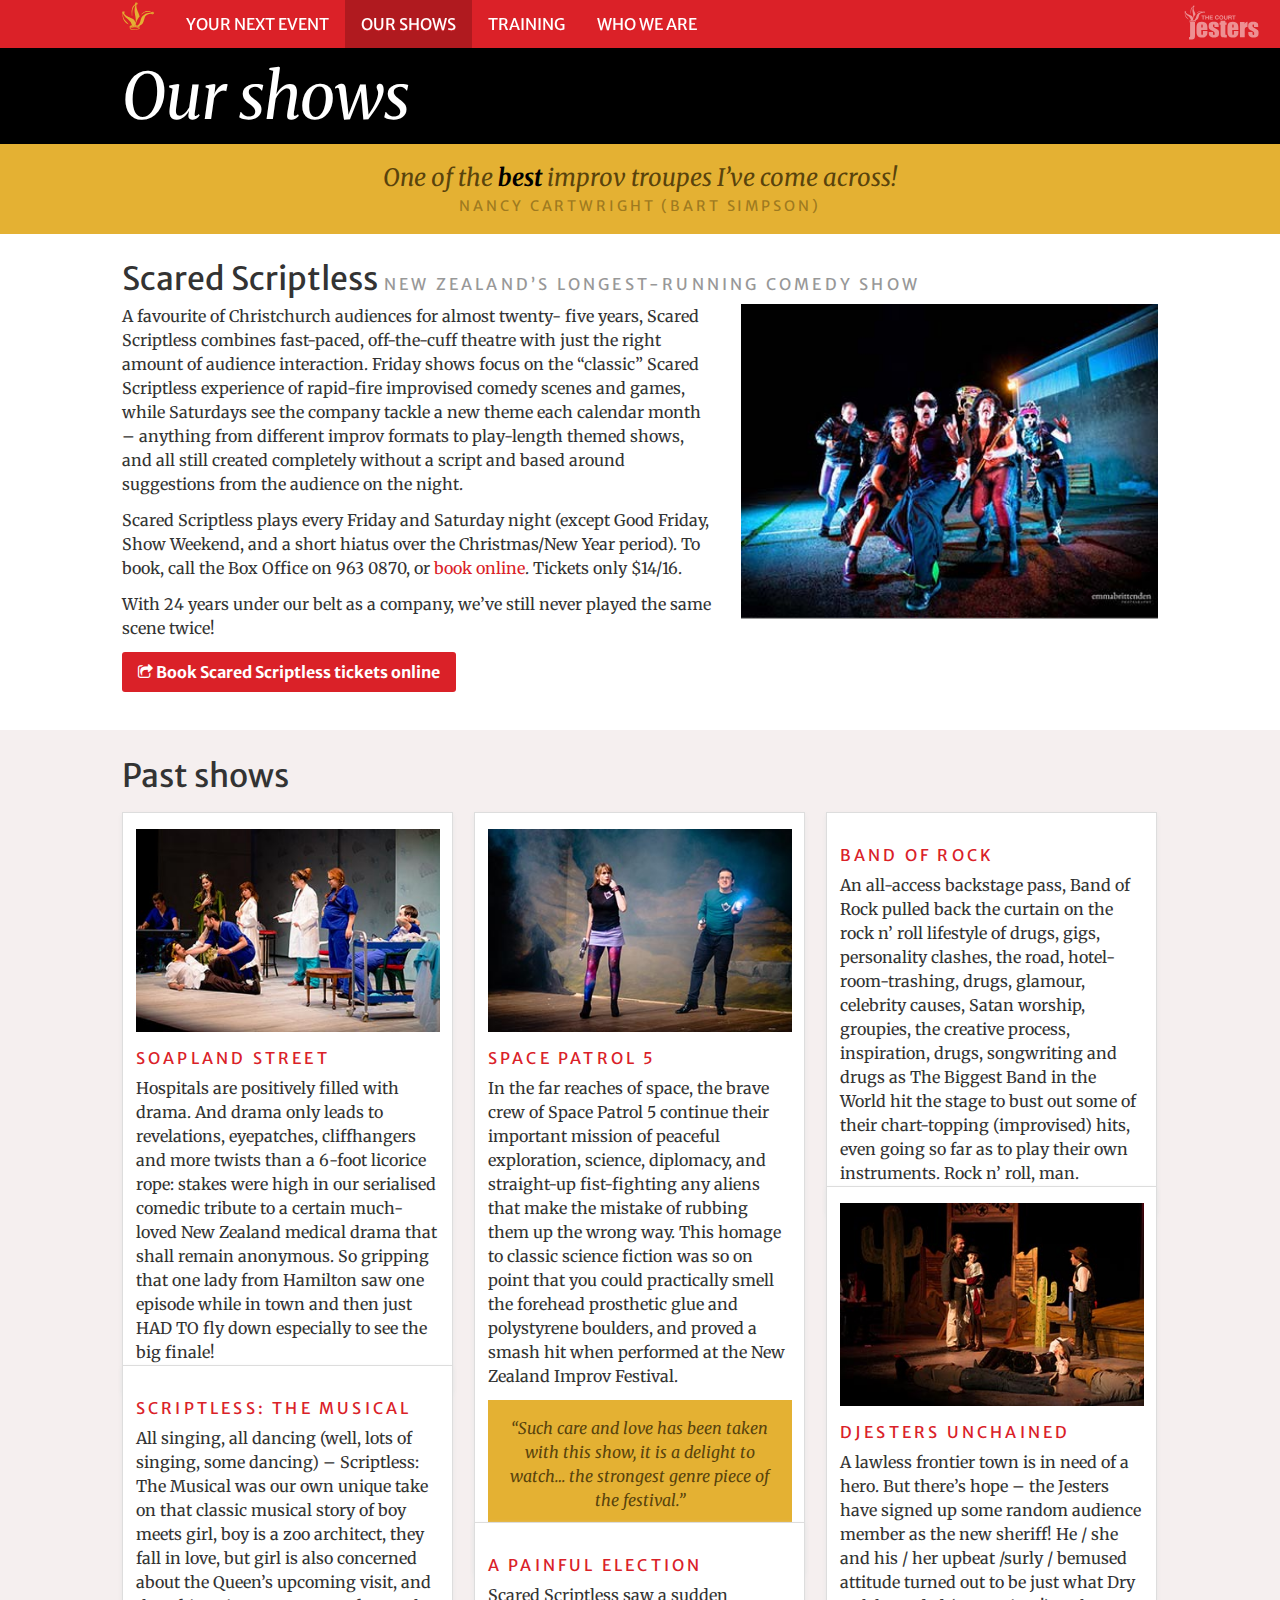
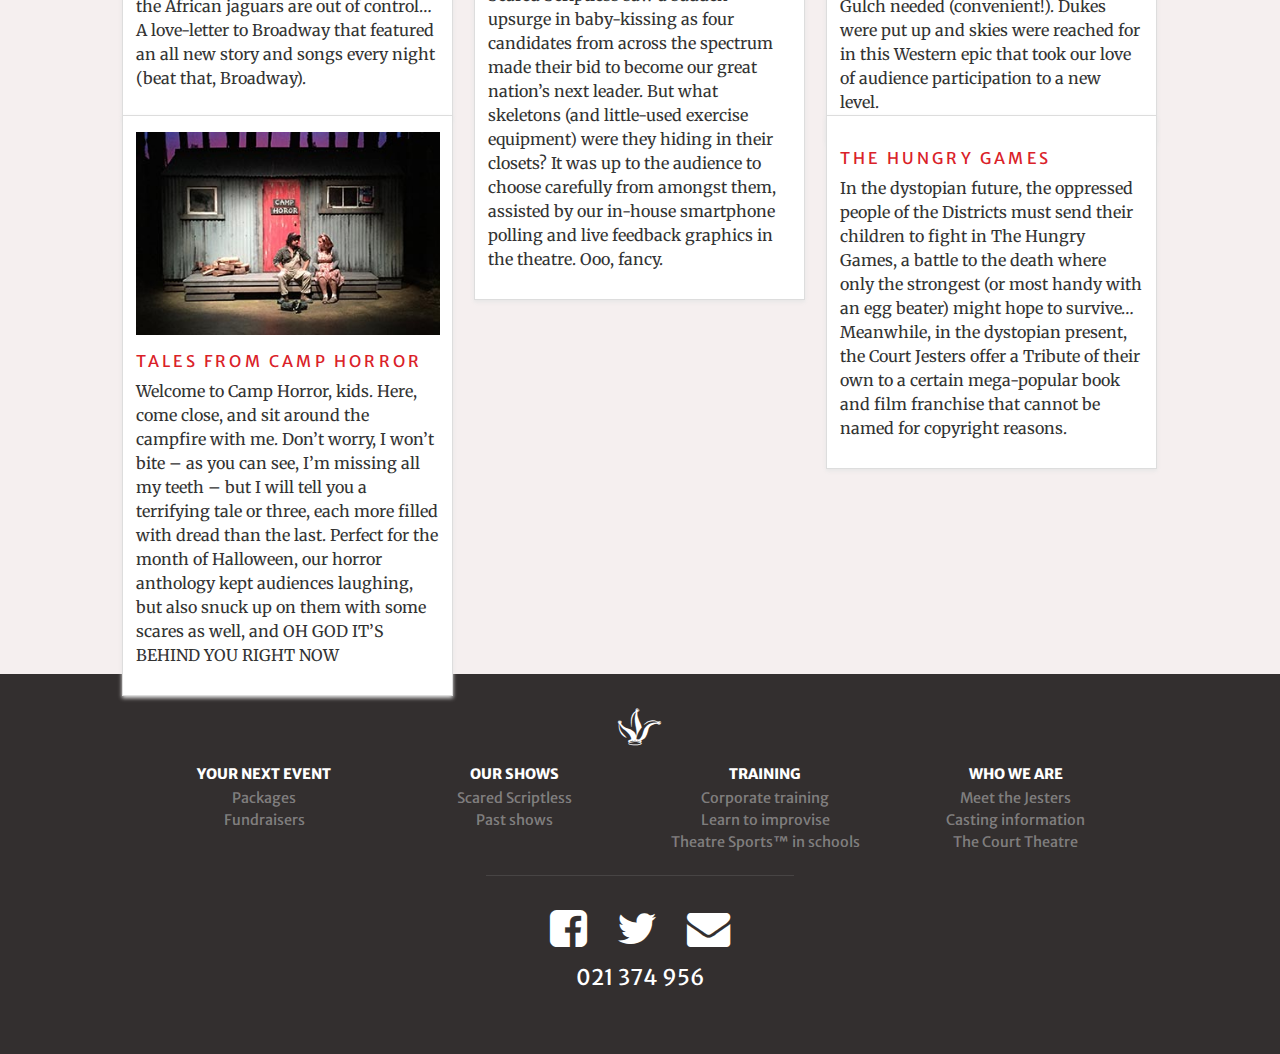
<file: shows/index.html>
<!DOCTYPE html>
<html data-page='shows'>
  
  
  
  <head>
  <meta charset='utf-8'>
  <meta content='width=device-width, initial-scale=1' name='viewport'>
  
  <link href='http://fonts.googleapis.com/css?family=Merriweather:400,300,300italic,400italic,700,700italic,900,900italic' rel='stylesheet' type='text/css'>
  <link href='http://fonts.googleapis.com/css?family=Merriweather+Sans:400,300,300italic,400italic,700italic,700,800,800italic' rel='stylesheet' type='text/css'>
  <link href='http://maxcdn.bootstrapcdn.com/font-awesome/4.1.0/css/font-awesome.min.css' rel='stylesheet'>
  <link rel='stylesheet' href='../39d6d6d4dc75d45be478caafb73f713e.css'>
  <script src='../7807589aab158b5446fecf7333200c64.js'></script>
  <link href='../assets/favicon.ico' rel='shortcut icon'>
  <link href='../assets/apple-touch-icon.png' rel='apple-touch-icon'>
  <title>The Court Jesters | Scared Scriptless & Other Shows</title>
  <meta content='The Court Jesters are the team behind New Zealand’s longest running comedy show, Scared Scriptless, and perform over 100 off-site shows every year.' name='description'>
  <meta content='Christchurch, Scared Scriptless, comedy, improv, improvisation, theatre, entertainment, genre shows, late-night comedy, Christchurch theatre, Christchurch comedy, Court Theatre' name='keywords'>
</head>
<body>
  <header>
    <nav>
  <ul>
    <li>
      <a href='../index.html' rel='home'>
        <i class='icon-hat'></i>
      </a>
    </li>
    <li>
      <a href='../events/index.html' rel='events'>Your next event</a>
    </li>
    <li class='current-parent current'>
      <a class='current-parent current' href='index.html' rel='shows'>Our shows</a>
    </li>
    <li>
      <a href='../training/index.html' rel='training'>Training</a>
    </li>
    <li>
      <a href='../about/index.html' rel='about'>Who we are</a>
    </li>
  </ul>
  <img class='logo' src='../assets/img/jesters-logo.svg'>
</nav>

  </header>
</body>

  <div class='page-title'>
    <div class='container'>
      <h1>Our shows</h1>
    </div>
  </div>
  <blockquote class='full-width'>
    <p>
      One of the
      <em>best</em>
      improv troupes I’ve come across!
    </p>
    <cite>Nancy Cartwright (Bart Simpson)</cite>
  </blockquote>
  <section class='shows-scriptless' id='scriptless'>
    <div class='container'>
      <h2>
        Scared Scriptless
        <small>New Zealand’s longest-running comedy show</small>
      </h2>
      <article>
        <p>A favourite of Christchurch audiences for almost twenty- five years, Scared Scriptless combines fast-paced, off-the-cuff theatre with just the right amount of audience interaction. Friday shows focus on the “classic” Scared Scriptless experience of rapid-fire improvised comedy scenes and games, while Saturdays see the company tackle a new theme each calendar month – anything from different improv formats to play-length themed shows, and all still created completely without a script and based around suggestions from the audience on the night.</p>
        <p>
          Scared Scriptless plays every Friday and Saturday night (except Good Friday, Show Weekend, and a short hiatus over the Christmas/New Year period). To book, call the Box Office on 963 0870, or
          <a href='https://www.patronbase.com/_CourtTheatre/Productions/SS14/Performances' target='_blank'>book online</a>.
          Tickets only $14/16.
        </p>
        <p>With 24 years under our belt as a company, we’ve still never played the same scene twice!</p>
        <p>
          <a class='button' href='https://www.patronbase.com/_CourtTheatre/Productions/SS14/Performances' target='_blank'>
            <i class='fa fa-share-square-o'></i>
            Book Scared Scriptless tickets online
          </a>
        </p>
      </article>
      <figure>
        <img src='../assets/img/shows/scriptless.jpg'>
      </figure>
    </div>
  </section>
  <section class='shows-past' id='past'>
    <div class='container'>
      <h2>Past shows</h2>
      <div class='shows'>
        <article>
          <img src='../assets/img/shows/soapland.jpg'>
          <h3>Soapland Street</h3>
          <p>Hospitals are positively filled with drama. And drama only leads to revelations, eyepatches, cliffhangers and more twists than a 6-foot licorice rope: stakes were high in our serialised comedic tribute to a certain much-loved New Zealand medical drama that shall remain anonymous. So gripping that one lady from Hamilton saw one episode while in town and then just HAD TO fly down especially to see the big finale!</p>
        </article>
        <article>
          <img src='../assets/img/shows/space.jpg'>
          <h3>Space Patrol 5</h3>
          <p>In the far reaches of space, the brave crew of Space Patrol 5 continue their important mission of peaceful exploration, science, diplomacy, and straight-up fist-fighting any aliens that make the mistake of rubbing them up the wrong way. This homage to classic science fiction was so on point that you could practically smell the forehead prosthetic glue and polystyrene boulders, and proved a smash hit when performed at the New Zealand Improv Festival.</p>
          <blockquote class='full-width'>
            <p>“Such care and love has been taken with this show, it is a delight to watch… the strongest genre piece of the festival.”</p>
            <cite>
              <a href='http://www.theatreview.org.nz/reviews/review.php?id=7590'>TheatreView</a>
            </cite>
          </blockquote>
        </article>
        <article>
          <h3>Band of Rock</h3>
          <p>An all-access backstage pass, Band of Rock pulled back the curtain on the rock n’ roll lifestyle of drugs, gigs, personality clashes, the road, hotel-room-trashing, drugs, glamour, celebrity causes, Satan worship, groupies, the creative process, inspiration, drugs, songwriting and drugs as The Biggest Band in the World hit the stage to bust out some of their chart-topping (improvised) hits, even going so far as to play their own instruments. Rock n’ roll, man.</p>
        </article>
        <article>
          <img src='../assets/img/shows/djesters.jpg'>
          <h3>Djesters Unchained</h3>
          <p>A lawless frontier town is in need of a hero. But there’s hope –  the Jesters have signed up some random audience member as the new sheriff! He / she and his / her upbeat /surly / bemused attitude turned out to be just what Dry Gulch needed (convenient!). Dukes were put up and skies were reached for in this Western epic that took our love of audience participation to a new level.</p>
        </article>
        <article>
          <h3>Scriptless: The Musical</h3>
          <p>All singing, all dancing (well, lots of singing, some dancing) – Scriptless: The Musical was our own unique take on that classic musical story of boy meets girl, boy is a zoo architect, they fall in love, but girl is also concerned about the Queen’s upcoming visit, and the African jaguars are out of control… A love-letter to Broadway that featured an all new story and songs every night (beat that, Broadway).</p>
        </article>
        <article>
          <h3>A Painful Election</h3>
          <p>Scared Scriptless saw a sudden upsurge in baby-kissing as four candidates from across the spectrum made their bid to become our great nation’s next leader. But what skeletons (and little-used exercise equipment) were they hiding in their closets? It was up to the audience to choose carefully from amongst them, assisted by our in-house smartphone polling and live feedback graphics in the theatre. Ooo, fancy.</p>
        </article>
        <article>
          <img src='../assets/img/shows/horror.jpg'>
          <h3>Tales From Camp Horror</h3>
          <p>Welcome to Camp Horror, kids. Here, come close, and sit around the campfire with me. Don’t worry, I  won’t bite – as you can see, I’m missing all my teeth – but I will tell you a terrifying tale or three, each more filled with dread than the last. Perfect for the month of Halloween, our horror anthology kept audiences laughing, but also snuck up on them with some scares as well, and OH GOD IT’S BEHIND YOU RIGHT NOW</p>
        </article>
        <article>
          <h3>The Hungry Games</h3>
          <p>In the dystopian future, the oppressed people of the Districts must send their children to fight in The Hungry Games, a battle to the death where only the strongest (or most handy with an egg beater) might hope to survive… Meanwhile, in the dystopian present, the Court Jesters offer a Tribute of their own to a certain mega-popular book and film franchise that cannot be named for copyright reasons.</p>
        </article>
      </div>
    </div>
  </section>
  <script src='../5998a1d1894775038ed4192753d14241.js'></script>
  <footer class='footer' itemscope itemtype='http://schema.org/LocalBusiness'>
  <a class='logo' href='/'>
    <i class='icon-hat'></i>
    <span itemprop='name'>The Court Jesters</span>
  </a>
  <div class='footer-links'>
    <ul>
      <li>
        <h3>
          <a href='../events/index.html' title='Your next event'>Your next event</a>
        </h3>
      </li>
      <li>
        <a href='../events/index.html#packages' title='Packages'>Packages</a>
      </li>
      <li>
        <a href='../events/index.html#fundraisers' title='Fundraisers'>Fundraisers</a>
      </li>
    </ul>
    <ul>
      <li class='current-parent current'>
        <h3>
          <a class='current-parent current' href='index.html' title='Our shows'>Our shows</a>
        </h3>
      </li>
      <li>
        <a href='index.html#scriptless' title='Scared Scriptless'>Scared Scriptless</a>
      </li>
      <li>
        <a href='index.html#past' title='Past shows'>Past shows</a>
      </li>
    </ul>
    <ul>
      <li>
        <h3>
          <a href='../training/index.html' title='Training'>Training</a>
        </h3>
      </li>
      <li>
        <a href='../training/index.html#corporate-training' title='Corporate training'>Corporate training</a>
      </li>
      <li>
        <a href='../training/index.html#workshops' title='Learn to improvise'>Learn to improvise</a>
      </li>
      <li>
        <a href='../training/index.html#schools' title='Theatre Sports™ in schools'>Theatre Sports™ in schools</a>
      </li>
    </ul>
    <ul>
      <li>
        <h3>
          <a href='../about/index.html' title='Who we are'>Who we are</a>
        </h3>
      </li>
      <li>
        <a href='../about/index.html#us' title='Meet the Jesters'>Meet the Jesters</a>
      </li>
      <li>
        <a href='../about/index.html#casting' title='Casting information'>Casting information</a>
      </li>
      <li>
        <a href='../about/index.html#theatre' title='The Court Theatre'>The Court Theatre</a>
      </li>
    </ul>
  </div>
  <hr>
  <p class='social-media'>
    <a href='https://www.facebook.com/scaredscriptlessnz'>
      <i class='fa fa-facebook-square'></i>
    </a>
    <a href='http://twitter.com/courtjesters'>
      <i class='fa fa-twitter'></i>
    </a>
    <a href='mailto:jesters@courttheatre.org.nz'>
      <i class='fa fa-envelope'></i>
    </a>
  </p>
  <p class='phone'>
    <a href='tel:021374956'>
      <span itemprop='telephone'>021 374 956</span>
    </a>
  </p>
  <p class='address' itemprop='address' itemscope itemtype='http://schema.org/PostalAddress'>
    <span>The Court Theatre</span>
    <span itemprop='streetAddress'>Bernard Street</span>
    <span itemprop='addressLocality'>Christchurch</span>
    <span itemprop='addressCountry'>New Zealand</span>
  </p>
</footer>

</html>
</file>
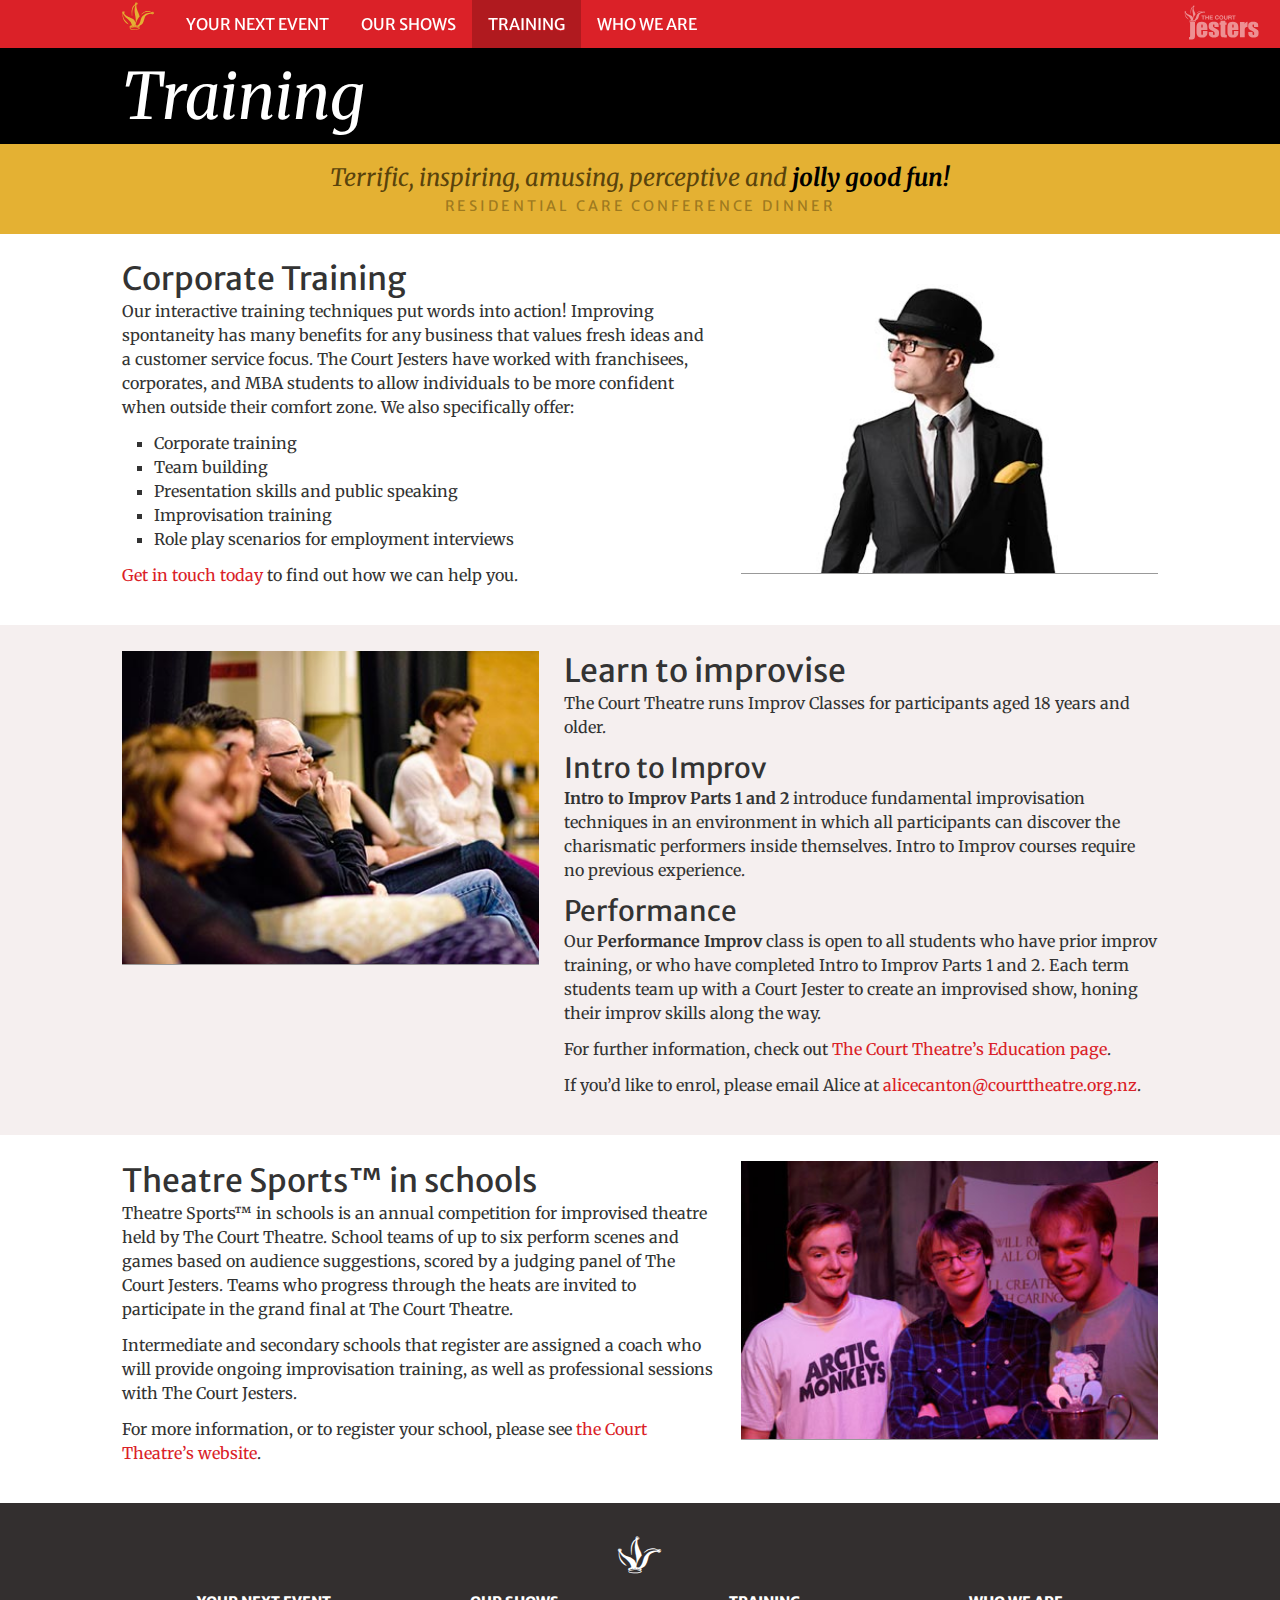
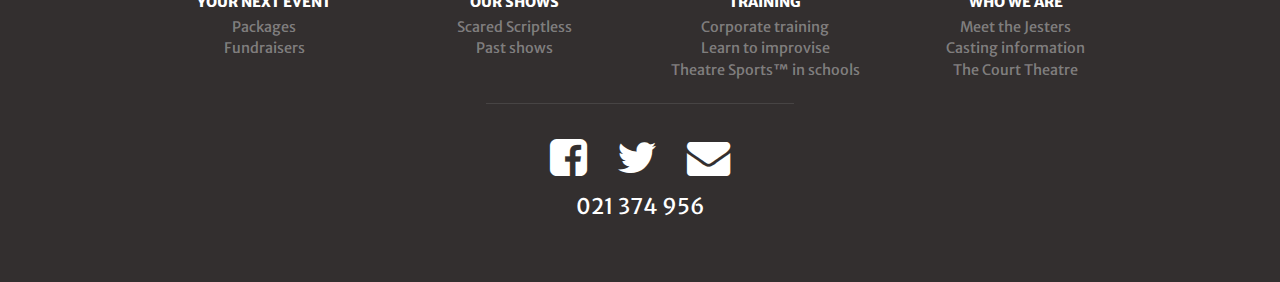
<file: training/index.html>
<!DOCTYPE html>
<html data-page='training'>
  
  
  
  <head>
  <meta charset='utf-8'>
  <meta content='width=device-width, initial-scale=1' name='viewport'>
  
  <link href='http://fonts.googleapis.com/css?family=Merriweather:400,300,300italic,400italic,700,700italic,900,900italic' rel='stylesheet' type='text/css'>
  <link href='http://fonts.googleapis.com/css?family=Merriweather+Sans:400,300,300italic,400italic,700italic,700,800,800italic' rel='stylesheet' type='text/css'>
  <link href='http://maxcdn.bootstrapcdn.com/font-awesome/4.1.0/css/font-awesome.min.css' rel='stylesheet'>
  <link rel='stylesheet' href='../39d6d6d4dc75d45be478caafb73f713e.css'>
  <script src='../7807589aab158b5446fecf7333200c64.js'></script>
  <link href='../assets/favicon.ico' rel='shortcut icon'>
  <link href='../assets/apple-touch-icon.png' rel='apple-touch-icon'>
  <title>The Court Jesters | Corporate Training</title>
  <meta content='The Court Jesters can build your confidence, presentation and customer service skills with improvisation training, role-plays, team-building exercises and more.' name='description'>
  <meta content='Christchurch, training, corporate training, team building, team exercises, workplace skills, customer relations, improvisation, role play, role playing scenarios, presentation skills, public speaking, confidence building, confidence training' name='keywords'>
</head>
<body>
  <header>
    <nav>
  <ul>
    <li>
      <a href='../index.html' rel='home'>
        <i class='icon-hat'></i>
      </a>
    </li>
    <li>
      <a href='../events/index.html' rel='events'>Your next event</a>
    </li>
    <li>
      <a href='../shows/index.html' rel='shows'>Our shows</a>
    </li>
    <li class='current-parent current'>
      <a class='current-parent current' href='index.html' rel='training'>Training</a>
    </li>
    <li>
      <a href='../about/index.html' rel='about'>Who we are</a>
    </li>
  </ul>
  <img class='logo' src='../assets/img/jesters-logo.svg'>
</nav>

  </header>
</body>

  <div class='page-title'>
    <div class='container'>
      <h1>Training</h1>
    </div>
  </div>
  <blockquote class='full-width'>
    <p>
      Terrific, inspiring, amusing, perceptive and
      <em>jolly good fun!</em>
    </p>
    <cite>Residential Care Conference Dinner</cite>
  </blockquote>
  <section class='training-corporate' id='corporate-training'>
    <div class='container'>
      <article>
        <h2>Corporate Training</h2>
        <p>Our interactive training techniques put words into action! Improving spontaneity has many benefits for any business that values fresh ideas and a customer service focus. The Court Jesters have worked with franchisees, corporates, and MBA students to allow individuals to be more confident when outside their comfort zone. We also specifically offer:</p>
        <ul>
          <li>Corporate training</li>
          <li>Team building</li>
          <li>Presentation skills and public speaking</li>
          <li>Improvisation training</li>
          <li>Role play scenarios for employment interviews</li>
        </ul>
        <p>
          <a href='mailto:jesters@courttheatre.org.nz?subject=Corporate+training'>Get in touch today</a>
          to find out how we can help you.
        </p>
      </article>
      <figure>
        <img src='../assets/img/training-corporate.jpg'>
      </figure>
    </div>
  </section>
  <section class='training-workshops' id='workshops'>
    <div class='container'>
      <article>
        <h2>Learn to improvise</h2>
        <p>The Court Theatre runs Improv Classes for participants aged 18 years and older.</p>
        <h3>Intro to Improv</h3>
        <p>
          <strong>Intro to Improv Parts 1 and 2</strong>
          introduce fundamental improvisation techniques in an environment in which all participants can discover the charismatic performers inside themselves. Intro to Improv courses require no previous experience.
        </p>
        <h3>Performance</h3>
        <p>
          Our
          <strong>Performance Improv</strong>
          class is open to all students who have prior improv training, or who have completed Intro to Improv Parts 1 and 2. Each term students team up with a Court Jester to create an improvised show, honing their improv skills along the way.
        </p>
        <p>
          For further information, check out
          <a href='http://www.courttheatre.org.nz/education/training'>The Court Theatre’s Education page</a>.
        </p>
        <p>
          If you’d like to enrol, please email Alice at
          <a href='mailto:alicecanton@courttheatre.org.nz'>alicecanton@courttheatre.org.nz</a>.
        </p>
      </article>
      <figure>
        <img src='../assets/img/training-learn.jpg'>
      </figure>
    </div>
  </section>
  <section class='training-schools' id='schools'>
    <div class='container'>
      <article>
        <h2>Theatre Sports™ in schools</h2>
        <p>Theatre Sports™ in schools is an annual competition for improvised theatre held by The Court Theatre. School teams of up to six perform scenes and games based on audience suggestions, scored by a judging panel of The Court Jesters. Teams who progress through the heats are invited to participate in the grand final at The Court Theatre.</p>
        <p>Intermediate and secondary schools that register are assigned a coach who will provide ongoing improvisation training, as well as professional sessions with The Court Jesters.</p>
        <p>
          For more information, or to register your school, please see
          <a href='http://www.courttheatre.org.nz/education/participate'>the Court Theatre’s website</a>.
        </p>
      </article>
      <figure>
        <img src='../assets/img/training/cashmere.jpg'>
      </figure>
    </div>
  </section>
  <footer class='footer' itemscope itemtype='http://schema.org/LocalBusiness'>
  <a class='logo' href='/'>
    <i class='icon-hat'></i>
    <span itemprop='name'>The Court Jesters</span>
  </a>
  <div class='footer-links'>
    <ul>
      <li>
        <h3>
          <a href='../events/index.html' title='Your next event'>Your next event</a>
        </h3>
      </li>
      <li>
        <a href='../events/index.html#packages' title='Packages'>Packages</a>
      </li>
      <li>
        <a href='../events/index.html#fundraisers' title='Fundraisers'>Fundraisers</a>
      </li>
    </ul>
    <ul>
      <li>
        <h3>
          <a href='../shows/index.html' title='Our shows'>Our shows</a>
        </h3>
      </li>
      <li>
        <a href='../shows/index.html#scriptless' title='Scared Scriptless'>Scared Scriptless</a>
      </li>
      <li>
        <a href='../shows/index.html#past' title='Past shows'>Past shows</a>
      </li>
    </ul>
    <ul>
      <li class='current-parent current'>
        <h3>
          <a class='current-parent current' href='index.html' title='Training'>Training</a>
        </h3>
      </li>
      <li>
        <a href='index.html#corporate-training' title='Corporate training'>Corporate training</a>
      </li>
      <li>
        <a href='index.html#workshops' title='Learn to improvise'>Learn to improvise</a>
      </li>
      <li>
        <a href='index.html#schools' title='Theatre Sports™ in schools'>Theatre Sports™ in schools</a>
      </li>
    </ul>
    <ul>
      <li>
        <h3>
          <a href='../about/index.html' title='Who we are'>Who we are</a>
        </h3>
      </li>
      <li>
        <a href='../about/index.html#us' title='Meet the Jesters'>Meet the Jesters</a>
      </li>
      <li>
        <a href='../about/index.html#casting' title='Casting information'>Casting information</a>
      </li>
      <li>
        <a href='../about/index.html#theatre' title='The Court Theatre'>The Court Theatre</a>
      </li>
    </ul>
  </div>
  <hr>
  <p class='social-media'>
    <a href='https://www.facebook.com/scaredscriptlessnz'>
      <i class='fa fa-facebook-square'></i>
    </a>
    <a href='http://twitter.com/courtjesters'>
      <i class='fa fa-twitter'></i>
    </a>
    <a href='mailto:jesters@courttheatre.org.nz'>
      <i class='fa fa-envelope'></i>
    </a>
  </p>
  <p class='phone'>
    <a href='tel:021374956'>
      <span itemprop='telephone'>021 374 956</span>
    </a>
  </p>
  <p class='address' itemprop='address' itemscope itemtype='http://schema.org/PostalAddress'>
    <span>The Court Theatre</span>
    <span itemprop='streetAddress'>Bernard Street</span>
    <span itemprop='addressLocality'>Christchurch</span>
    <span itemprop='addressCountry'>New Zealand</span>
  </p>
</footer>

</html>
</file>
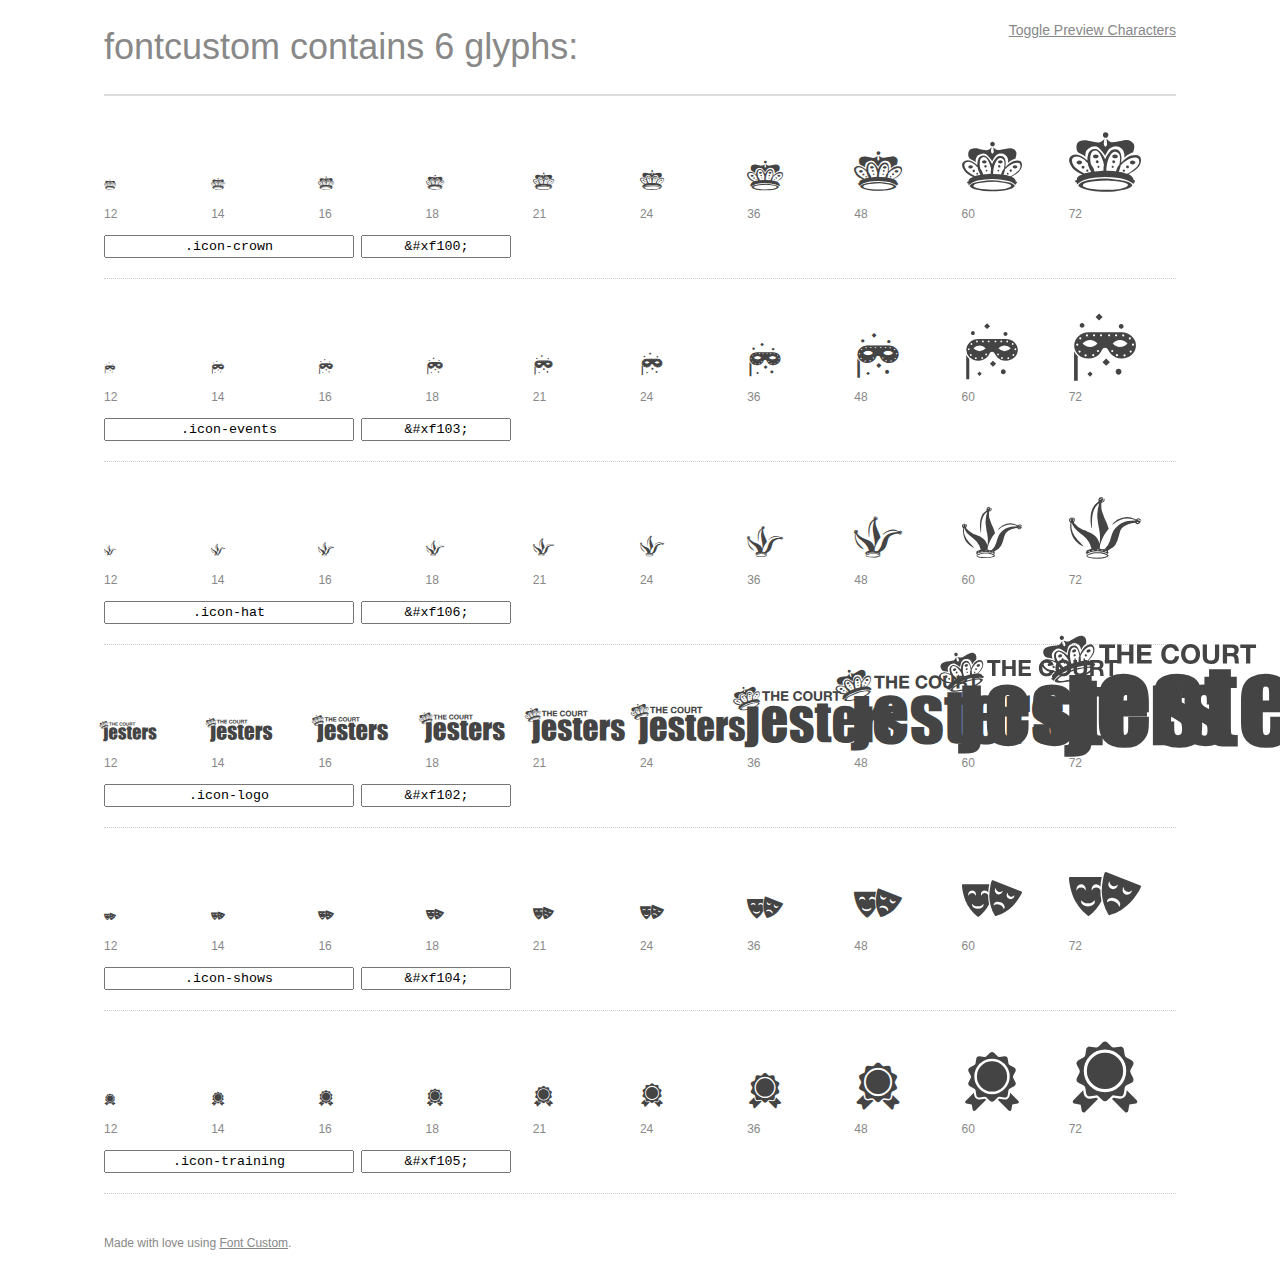
<file: assets/icons/styleguide/fontcustom-preview.html>
<!DOCTYPE html>
<html>
  <head>
    <title>fontcustom glyphs preview</title>

    <style>
      /* Page Styles */

      * {
        -moz-box-sizing: border-box;
        -webkit-box-sizing: border-box;
        box-sizing: border-box;
        margin: 0;
        padding: 0;
      }

      body {
        background: #fff;
        color: #444;
        font: 16px/1.5 "Helvetica Neue", Helvetica, Arial, sans-serif;
      }

      a,
      a:visited {
        color: #888;
        text-decoration: underline;
      }
      a:hover,
      a:focus { color: #000; }

      header {
        border-bottom: 2px solid #ddd;
        margin-bottom: 20px;
        overflow: hidden;
        padding: 20px 0;
      }

      header h1 {
        color: #888;
        float: left;
        font-size: 36px;
        font-weight: 300;
      }

      header a {
        float: right;
        font-size: 14px;
      }

      .container {
        margin: 0 auto;
        max-width: 1200px;
        min-width: 960px;
        padding: 0 40px;
        width: 90%;
      }

      .glyph {
        border-bottom: 1px dotted #ccc;
        padding: 10px 0 20px;
        margin-bottom: 20px;
      }

      .preview-glyphs { vertical-align: bottom; }

      .preview-scale {
        color: #888;
        font-size: 12px;
        margin-top: 5px;
      }

      .step {
        display: inline-block;
        line-height: 1;
        position: relative;
        width: 10%;
      }

      .step .letters,
      .step i {
        -webkit-transition: opacity .3s;
        -moz-transition: opacity .3s;
        -ms-transition: opacity .3s;
        -o-transition: opacity .3s;
        transition: opacity .3s;
      }

      .step:hover .letters { opacity: 1; }
      .step:hover i { opacity: .3; }

      .letters {
        opacity: .3;
        position: absolute;
      }

      .characters-off .letters { display: none; }
      .characters-off .step:hover i { opacity: 1; }

      
      .size-12 { font-size: 12px; }
      
      .size-14 { font-size: 14px; }
      
      .size-16 { font-size: 16px; }
      
      .size-18 { font-size: 18px; }
      
      .size-21 { font-size: 21px; }
      
      .size-24 { font-size: 24px; }
      
      .size-36 { font-size: 36px; }
      
      .size-48 { font-size: 48px; }
      
      .size-60 { font-size: 60px; }
      
      .size-72 { font-size: 72px; }
      

      .usage { margin-top: 10px; }

      .usage input {
        font-family: monospace;
        margin-right: 3px;
        padding: 2px 5px;
        text-align: center;
      }

      .usage .point { width: 150px; }

      .usage .class { width: 250px; }

      footer {
        color: #888;
        font-size: 12px;
        padding: 20px 0;
      }

      /* Icon Font: fontcustom */

      @font-face {
  font-family: "fontcustom";
  src: url("../../fonts/fontcustom_e70533e3615ac182372bd8a32a56c941.eot");
  src: url("../../fonts/fontcustom_e70533e3615ac182372bd8a32a56c941.eot?#iefix") format("embedded-opentype"),
       url("../../fonts/fontcustom_e70533e3615ac182372bd8a32a56c941.woff") format("woff"),
       url("../../fonts/fontcustom_e70533e3615ac182372bd8a32a56c941.ttf") format("truetype"),
       url("../../fonts/fontcustom_e70533e3615ac182372bd8a32a56c941.svg#fontcustom") format("svg");
  font-weight: normal;
  font-style: normal;
}

@media screen and (-webkit-min-device-pixel-ratio:0) {
  @font-face {
    font-family: "fontcustom";
    src: url("../../fonts/fontcustom_e70533e3615ac182372bd8a32a56c941.svg#fontcustom") format("svg");
  }
}

      [data-icon]:before { content: attr(data-icon); }

      [data-icon]:before,
      .icon-crown:before,
.icon-events:before,
.icon-hat:before,
.icon-logo:before,
.icon-shows:before,
.icon-training:before {
        display: inline-block;
  font-family: "fontcustom";
  font-style: normal;
  font-weight: normal;
  font-variant: normal;
  line-height: 1;
  text-decoration: inherit;
  text-rendering: optimizeLegibility;
  text-transform: none;
  -moz-osx-font-smoothing: grayscale;
  -webkit-font-smoothing: antialiased;
  font-smoothing: antialiased;
      }

      .icon-crown:before { content: "\f100"; }
.icon-events:before { content: "\f103"; }
.icon-hat:before { content: "\f106"; }
.icon-logo:before { content: "\f102"; }
.icon-shows:before { content: "\f104"; }
.icon-training:before { content: "\f105"; }
    </style>

    <!--[if lte IE 8]><script src="http://html5shiv.googlecode.com/svn/trunk/html5.js"></script><![endif]-->

    <script>
      function toggleCharacters() {
        var body = document.getElementsByTagName('body')[0];
        body.className = body.className === 'characters-off' ? '' : 'characters-off';
      }
    </script>
  </head>

  <body class="characters-off">
    <div id="page" class="container">
      <header>
        <h1>fontcustom contains 6 glyphs:</h1>
        <a onclick="toggleCharacters(); return false;" href="#">Toggle Preview Characters</a>
      </header>

      
      <div class="glyph">
        <div class="preview-glyphs">
          <span class="step size-12"><span class="letters">Pp</span><i id="icon-crown" class="icon-crown"></i></span><span class="step size-14"><span class="letters">Pp</span><i id="icon-crown" class="icon-crown"></i></span><span class="step size-16"><span class="letters">Pp</span><i id="icon-crown" class="icon-crown"></i></span><span class="step size-18"><span class="letters">Pp</span><i id="icon-crown" class="icon-crown"></i></span><span class="step size-21"><span class="letters">Pp</span><i id="icon-crown" class="icon-crown"></i></span><span class="step size-24"><span class="letters">Pp</span><i id="icon-crown" class="icon-crown"></i></span><span class="step size-36"><span class="letters">Pp</span><i id="icon-crown" class="icon-crown"></i></span><span class="step size-48"><span class="letters">Pp</span><i id="icon-crown" class="icon-crown"></i></span><span class="step size-60"><span class="letters">Pp</span><i id="icon-crown" class="icon-crown"></i></span><span class="step size-72"><span class="letters">Pp</span><i id="icon-crown" class="icon-crown"></i></span>
        </div>
        <div class="preview-scale">
          <span class="step">12</span><span class="step">14</span><span class="step">16</span><span class="step">18</span><span class="step">21</span><span class="step">24</span><span class="step">36</span><span class="step">48</span><span class="step">60</span><span class="step">72</span>
        </div>
        <div class="usage">
          <input class="class" type="text" readonly="readonly" onClick="this.select();" value=".icon-crown" />
          <input class="point" type="text" readonly="readonly" onClick="this.select();" value="&amp;#xf100;" />
        </div>
      </div>
      
      <div class="glyph">
        <div class="preview-glyphs">
          <span class="step size-12"><span class="letters">Pp</span><i id="icon-events" class="icon-events"></i></span><span class="step size-14"><span class="letters">Pp</span><i id="icon-events" class="icon-events"></i></span><span class="step size-16"><span class="letters">Pp</span><i id="icon-events" class="icon-events"></i></span><span class="step size-18"><span class="letters">Pp</span><i id="icon-events" class="icon-events"></i></span><span class="step size-21"><span class="letters">Pp</span><i id="icon-events" class="icon-events"></i></span><span class="step size-24"><span class="letters">Pp</span><i id="icon-events" class="icon-events"></i></span><span class="step size-36"><span class="letters">Pp</span><i id="icon-events" class="icon-events"></i></span><span class="step size-48"><span class="letters">Pp</span><i id="icon-events" class="icon-events"></i></span><span class="step size-60"><span class="letters">Pp</span><i id="icon-events" class="icon-events"></i></span><span class="step size-72"><span class="letters">Pp</span><i id="icon-events" class="icon-events"></i></span>
        </div>
        <div class="preview-scale">
          <span class="step">12</span><span class="step">14</span><span class="step">16</span><span class="step">18</span><span class="step">21</span><span class="step">24</span><span class="step">36</span><span class="step">48</span><span class="step">60</span><span class="step">72</span>
        </div>
        <div class="usage">
          <input class="class" type="text" readonly="readonly" onClick="this.select();" value=".icon-events" />
          <input class="point" type="text" readonly="readonly" onClick="this.select();" value="&amp;#xf103;" />
        </div>
      </div>
      
      <div class="glyph">
        <div class="preview-glyphs">
          <span class="step size-12"><span class="letters">Pp</span><i id="icon-hat" class="icon-hat"></i></span><span class="step size-14"><span class="letters">Pp</span><i id="icon-hat" class="icon-hat"></i></span><span class="step size-16"><span class="letters">Pp</span><i id="icon-hat" class="icon-hat"></i></span><span class="step size-18"><span class="letters">Pp</span><i id="icon-hat" class="icon-hat"></i></span><span class="step size-21"><span class="letters">Pp</span><i id="icon-hat" class="icon-hat"></i></span><span class="step size-24"><span class="letters">Pp</span><i id="icon-hat" class="icon-hat"></i></span><span class="step size-36"><span class="letters">Pp</span><i id="icon-hat" class="icon-hat"></i></span><span class="step size-48"><span class="letters">Pp</span><i id="icon-hat" class="icon-hat"></i></span><span class="step size-60"><span class="letters">Pp</span><i id="icon-hat" class="icon-hat"></i></span><span class="step size-72"><span class="letters">Pp</span><i id="icon-hat" class="icon-hat"></i></span>
        </div>
        <div class="preview-scale">
          <span class="step">12</span><span class="step">14</span><span class="step">16</span><span class="step">18</span><span class="step">21</span><span class="step">24</span><span class="step">36</span><span class="step">48</span><span class="step">60</span><span class="step">72</span>
        </div>
        <div class="usage">
          <input class="class" type="text" readonly="readonly" onClick="this.select();" value=".icon-hat" />
          <input class="point" type="text" readonly="readonly" onClick="this.select();" value="&amp;#xf106;" />
        </div>
      </div>
      
      <div class="glyph">
        <div class="preview-glyphs">
          <span class="step size-12"><span class="letters">Pp</span><i id="icon-logo" class="icon-logo"></i></span><span class="step size-14"><span class="letters">Pp</span><i id="icon-logo" class="icon-logo"></i></span><span class="step size-16"><span class="letters">Pp</span><i id="icon-logo" class="icon-logo"></i></span><span class="step size-18"><span class="letters">Pp</span><i id="icon-logo" class="icon-logo"></i></span><span class="step size-21"><span class="letters">Pp</span><i id="icon-logo" class="icon-logo"></i></span><span class="step size-24"><span class="letters">Pp</span><i id="icon-logo" class="icon-logo"></i></span><span class="step size-36"><span class="letters">Pp</span><i id="icon-logo" class="icon-logo"></i></span><span class="step size-48"><span class="letters">Pp</span><i id="icon-logo" class="icon-logo"></i></span><span class="step size-60"><span class="letters">Pp</span><i id="icon-logo" class="icon-logo"></i></span><span class="step size-72"><span class="letters">Pp</span><i id="icon-logo" class="icon-logo"></i></span>
        </div>
        <div class="preview-scale">
          <span class="step">12</span><span class="step">14</span><span class="step">16</span><span class="step">18</span><span class="step">21</span><span class="step">24</span><span class="step">36</span><span class="step">48</span><span class="step">60</span><span class="step">72</span>
        </div>
        <div class="usage">
          <input class="class" type="text" readonly="readonly" onClick="this.select();" value=".icon-logo" />
          <input class="point" type="text" readonly="readonly" onClick="this.select();" value="&amp;#xf102;" />
        </div>
      </div>
      
      <div class="glyph">
        <div class="preview-glyphs">
          <span class="step size-12"><span class="letters">Pp</span><i id="icon-shows" class="icon-shows"></i></span><span class="step size-14"><span class="letters">Pp</span><i id="icon-shows" class="icon-shows"></i></span><span class="step size-16"><span class="letters">Pp</span><i id="icon-shows" class="icon-shows"></i></span><span class="step size-18"><span class="letters">Pp</span><i id="icon-shows" class="icon-shows"></i></span><span class="step size-21"><span class="letters">Pp</span><i id="icon-shows" class="icon-shows"></i></span><span class="step size-24"><span class="letters">Pp</span><i id="icon-shows" class="icon-shows"></i></span><span class="step size-36"><span class="letters">Pp</span><i id="icon-shows" class="icon-shows"></i></span><span class="step size-48"><span class="letters">Pp</span><i id="icon-shows" class="icon-shows"></i></span><span class="step size-60"><span class="letters">Pp</span><i id="icon-shows" class="icon-shows"></i></span><span class="step size-72"><span class="letters">Pp</span><i id="icon-shows" class="icon-shows"></i></span>
        </div>
        <div class="preview-scale">
          <span class="step">12</span><span class="step">14</span><span class="step">16</span><span class="step">18</span><span class="step">21</span><span class="step">24</span><span class="step">36</span><span class="step">48</span><span class="step">60</span><span class="step">72</span>
        </div>
        <div class="usage">
          <input class="class" type="text" readonly="readonly" onClick="this.select();" value=".icon-shows" />
          <input class="point" type="text" readonly="readonly" onClick="this.select();" value="&amp;#xf104;" />
        </div>
      </div>
      
      <div class="glyph">
        <div class="preview-glyphs">
          <span class="step size-12"><span class="letters">Pp</span><i id="icon-training" class="icon-training"></i></span><span class="step size-14"><span class="letters">Pp</span><i id="icon-training" class="icon-training"></i></span><span class="step size-16"><span class="letters">Pp</span><i id="icon-training" class="icon-training"></i></span><span class="step size-18"><span class="letters">Pp</span><i id="icon-training" class="icon-training"></i></span><span class="step size-21"><span class="letters">Pp</span><i id="icon-training" class="icon-training"></i></span><span class="step size-24"><span class="letters">Pp</span><i id="icon-training" class="icon-training"></i></span><span class="step size-36"><span class="letters">Pp</span><i id="icon-training" class="icon-training"></i></span><span class="step size-48"><span class="letters">Pp</span><i id="icon-training" class="icon-training"></i></span><span class="step size-60"><span class="letters">Pp</span><i id="icon-training" class="icon-training"></i></span><span class="step size-72"><span class="letters">Pp</span><i id="icon-training" class="icon-training"></i></span>
        </div>
        <div class="preview-scale">
          <span class="step">12</span><span class="step">14</span><span class="step">16</span><span class="step">18</span><span class="step">21</span><span class="step">24</span><span class="step">36</span><span class="step">48</span><span class="step">60</span><span class="step">72</span>
        </div>
        <div class="usage">
          <input class="class" type="text" readonly="readonly" onClick="this.select();" value=".icon-training" />
          <input class="point" type="text" readonly="readonly" onClick="this.select();" value="&amp;#xf105;" />
        </div>
      </div>
      

      <footer>
        Made with love using <a href="http://fontcustom.com">Font Custom</a>.
      </footer>
    </div>
  </body>
</html>
</file>
<file: 39d6d6d4dc75d45be478caafb73f713e.css>
/*! normalize.css http://github.com/necolas/normalize.css */article,aside,details,figcaption,figure,footer,header,hgroup,nav,section,summary{display:block}audio,canvas,video{display:inline-block;*display:inline;*zoom:1}audio:not([controls]){display:none}[hidden]{display:none}html{font-size:100%;-webkit-text-size-adjust:100%;-ms-text-size-adjust:100%}html,button,input,select,textarea{font-family:sans-serif}body{margin:0}a:focus{outline:thin dotted}a:hover,a:active{outline:0}h1{font-size:2em;margin:0}h2{font-size:1.5em;margin:0}h3{font-size:1.17em;margin:0}h4{font-size:1em;margin:0}h5{font-size:0.83em;margin:0}h6{font-size:0.75em;margin:0}abbr[title]{border-bottom:1px dotted}b,strong{font-weight:bold}blockquote{margin:1em 40px}dfn{font-style:italic}mark{background:#ff0;color:#000}p,pre{margin:1em 0}pre,code,kbd,samp{font-family:monospace, serif;_font-family:'courier new', monospace;font-size:1em}pre{white-space:pre;white-space:pre-wrap;word-wrap:break-word}q{quotes:none}q:before,q:after{content:'';content:none}small{font-size:75%}sub,sup{font-size:75%;line-height:0;position:relative;vertical-align:baseline}sup{top:-0.5em}sub{bottom:-0.25em}dl,menu,ol,ul{margin:1em 0}dd{margin:0 0 0 40px}menu,ol,ul{padding:0 0 0 40px}nav ul,nav ol{list-style:none;list-style-image:none}img{border:0;-ms-interpolation-mode:bicubic}svg:not(:root){overflow:hidden}figure{margin:0}form{margin:0}fieldset{border:1px solid #c0c0c0;margin:0 2px;padding:0.35em 0.625em 0.75em}legend{border:0;padding:0;white-space:normal;*margin-left:-7px}button,input,select,textarea{font-size:100%;margin:0;vertical-align:baseline;*vertical-align:middle}button,input{line-height:normal}button,input[type="button"],input[type="reset"],input[type="submit"]{cursor:pointer;-webkit-appearance:button;*overflow:visible}button[disabled],input[disabled]{cursor:default}input[type="checkbox"],input[type="radio"]{box-sizing:border-box;padding:0;*height:13px;*width:13px}input[type="search"]{-webkit-appearance:textfield;-moz-box-sizing:content-box;-webkit-box-sizing:content-box;box-sizing:content-box}input[type="search"]::-webkit-search-decoration,input[type="search"]::-webkit-search-cancel-button{-webkit-appearance:none}button::-moz-focus-inner,input::-moz-focus-inner{border:0;padding:0}textarea{overflow:auto;vertical-align:top}table{border-collapse:collapse;border-spacing:0}@font-face{font-family:"fontcustom";src:url(assets/fonts/fontcustom_e70533e3615ac182372bd8a32a56c941.eot);src:url(assets/fonts/fontcustom_e70533e3615ac182372bd8a32a56c941.eot?#iefix) format("embedded-opentype"),url(assets/fonts/fontcustom_e70533e3615ac182372bd8a32a56c941.woff) format("woff"),url(assets/fonts/fontcustom_e70533e3615ac182372bd8a32a56c941.ttf) format("truetype"),url(assets/fonts/fontcustom_e70533e3615ac182372bd8a32a56c941.svg#fontcustom) format("svg");font-weight:normal;font-style:normal}@media screen and (-webkit-min-device-pixel-ratio: 0){@font-face{font-family:"fontcustom";src:url(assets/fonts/fontcustom_e70533e3615ac182372bd8a32a56c941.svg#fontcustom) format("svg")}}[data-icon]:before{content:attr(data-icon)}[data-icon]:before,.icon-crown:before,.icon-events:before,.icon-hat:before,.icon-logo:before,.icon-shows:before,.icon-training:before{display:inline-block;font-family:"fontcustom";font-style:normal;font-weight:normal;font-variant:normal;line-height:1;text-decoration:inherit;text-rendering:optimizeLegibility;text-transform:none;-moz-osx-font-smoothing:grayscale;-webkit-font-smoothing:antialiased;font-smoothing:antialiased}.icon-crown:before{content:"\f100"}.icon-events:before{content:"\f103"}.icon-hat:before{content:"\f106"}.icon-logo:before{content:"\f102"}.icon-shows:before{content:"\f104"}.icon-training:before{content:"\f105"}*{-webkit-box-sizing:border-box;-moz-box-sizing:border-box;box-sizing:border-box}a.button,button,input[type="submit"]{-webkit-font-smoothing:antialiased;background-color:#da2128;border-radius:0.1875em;color:white;display:inline-block;font-size:1em;font-weight:bold;line-height:1;padding:.75em 1em;text-decoration:none}a.button:hover,button:hover,input[type="submit"]:hover{background-color:#98171c;color:white}body{-webkit-font-smoothing:antialiased;background-color:white;color:#333333;font-family:"Merriweather", serif;font-size:1em;line-height:1.5}h1,h2,h3,h4,h5,h6{font-family:"Merriweather Sans", sans-serif;font-weight:normal;text-transform:none;line-height:1.25em;margin:0;text-rendering:optimizeLegibility}h1{font-size:2.25em}h2{font-size:2em}h3{font-size:1.75em}h4{font-size:1.5em}h5{font-size:1.25em}h6{font-size:1em}p{margin:0 0 0.75em}a{-webkit-transition:color 0.1s linear;-moz-transition:color 0.1s linear;transition:color 0.1s linear;color:#da2128;text-decoration:none}a:hover{color:#98171c}a:active,a:focus{color:#98171c;outline:none}hr{border-bottom:1px solid #dddddd;border-left:none;border-right:none;border-top:none;margin:1.5em 0}img{margin:0;max-width:100%}blockquote{border-left:2px solid #dddddd;color:#595959;margin:1.5em 0;padding-left:0.75em}cite{color:#737373;font-style:italic}cite:before{content:'\2014 \00A0'}fieldset{background:#f7f7f7;border:1px solid #dddddd;margin:0 0 0.75em 0;padding:1.5em}input,label,select{display:block;font-family:"Merriweather", serif;font-size:1em}label{font-weight:bold;margin-bottom:0.375em}label.required:after{content:"*"}label abbr{display:none}textarea,input[type="email"],input[type="number"],input[type="password"],input[type="search"],input[type="tel"],input[type="text"],.search-tools .filter>div,input[type="url"],input[type="color"],input[type="date"],input[type="datetime"],input[type="datetime-local"],input[type="month"],input[type="time"],input[type="week"],select[multiple=multiple]{-webkit-box-sizing:border-box;-moz-box-sizing:border-box;box-sizing:border-box;-webkit-transition:border-color;-moz-transition:border-color;transition:border-color;background-color:white;border-radius:0.1875em;border:1px solid #dddddd;box-shadow:inset 0 1px 3px rgba(0,0,0,0.06);font-family:"Merriweather", serif;font-size:1em;margin-bottom:0.75em;padding:0.5em 0.5em;width:100%}textarea:hover,input[type="email"]:hover,input[type="number"]:hover,input[type="password"]:hover,input[type="search"]:hover,input[type="tel"]:hover,input[type="text"]:hover,.search-tools .filter>div:hover,input[type="url"]:hover,input[type="color"]:hover,input[type="date"]:hover,input[type="datetime"]:hover,input[type="datetime-local"]:hover,input[type="month"]:hover,input[type="time"]:hover,input[type="week"]:hover,select[multiple=multiple]:hover{border-color:#c4c4c4}textarea:focus,input[type="email"]:focus,input[type="number"]:focus,input[type="password"]:focus,input[type="search"]:focus,input[type="tel"]:focus,input[type="text"]:focus,.search-tools .filter>div:focus,input[type="url"]:focus,input[type="color"]:focus,input[type="date"]:focus,input[type="datetime"]:focus,input[type="datetime-local"]:focus,input[type="month"]:focus,input[type="time"]:focus,input[type="week"]:focus,select[multiple=multiple]:focus{border-color:#da2128;box-shadow:inset 0 1px 3px rgba(0,0,0,0.06),0 0 5px rgba(196,30,36,0.7);outline:none}textarea{resize:vertical}input[type="search"]{-webkit-appearance:none;-moz-appearance:none;-ms-appearance:none;-o-appearance:none;appearance:none}input[type="checkbox"],input[type="radio"]{display:inline;margin-right:0.375em}input[type="file"]{margin-bottom:0.75em;padding-bottom:0.5em;width:100%}select{width:auto;max-width:100%;margin-bottom:1.5em}table{border-collapse:collapse;margin:0.75em 0;table-layout:fixed;width:100%}th{border-bottom:1px solid #b7b7b7;font-weight:bold;padding:0.75em 0;text-align:left}td{border-bottom:1px solid #dddddd;padding:0.75em 0}tr,td,th{vertical-align:middle}ul,ol{margin:0;padding:0;list-style-type:none}dl{margin-bottom:0.75em}dl dt{font-weight:bold;margin-top:0.75em}dl dd{margin:0}a.button,button,input[type="submit"]{-webkit-appearance:none;-moz-appearance:none;-ms-appearance:none;-o-appearance:none;appearance:none;border:none;cursor:pointer;user-select:none;vertical-align:middle;white-space:nowrap;font-family:"Merriweather Sans", sans-serif}html{height:100%}body{padding:0}@media screen and (min-width: 40em){body{border-top:3em solid #da2128}}nav{margin:0;font-family:"Merriweather Sans", sans-serif;position:relative;background:#da2128;line-height:1em;color:white;text-transform:uppercase;-webkit-font-smoothing:antialiased}@media screen and (min-width: 40em){nav{position:fixed;top:0;left:0;right:0;margin:0;z-index:10}}nav ul{margin-top:0;margin-bottom:0;max-width:68em;margin-left:auto;margin-right:auto;padding:0}nav ul:after{content:"";display:table;clear:both}@media screen and (min-width: 40em){nav{background:rgba(218,33,40,0.875)}nav ul{padding:0 0.618em}}nav li{display:inline}nav a{color:white;text-decoration:none;display:block;padding:0.25em 1em;text-shadow:0 1px 0 rgba(218,33,40,0.85);-webkit-transition:background-color 0.2s ease;-moz-transition:background-color 0.2s ease;transition:background-color 0.2s ease}@media screen and (min-width: 40em){nav a{float:left;padding:1em;height:3em}}nav a[rel="home"]{color:#e4b133 !important}@media screen and (min-width: 40em){nav a[rel="home"]{font-size:2em;padding:0em 0.5em;height:1.5em}}nav a:hover{background-color:rgba(196,30,36,0.75);color:white}[data-page="home"] nav a[rel="home"]{background-color:rgba(174,26,32,0.95)}[data-page="events"] nav a[rel="events"]{background-color:rgba(174,26,32,0.95)}[data-page="shows"] nav a[rel="shows"]{background-color:rgba(174,26,32,0.95)}[data-page="training"] nav a[rel="training"]{background-color:rgba(174,26,32,0.95)}[data-page="jesters"] nav a[rel="jesters"]{background-color:rgba(174,26,32,0.95)}nav .logo{position:absolute;right:1em;bottom:0;opacity:0.5;width:auto;height:4em}@media screen and (min-width: 40em){nav .logo{display:none}}@media screen and (min-width: 53.75em){nav .logo{display:block;height:80%;bottom:10%}}.hero-image{background:black;margin:0;position:relative}.hero-image .splash{display:block;width:100%;height:auto}.hero-image .logo{position:absolute;left:0.10113em;bottom:0.09375em;height:50%;width:auto}.product .product-image{position:relative}.product .product-image::after{content:"";position:absolute;top:0em;right:0em;bottom:0em;left:0em;box-shadow:inset 0 0 20px rgba(0,0,0,0.15)}figure{border-bottom:1px solid #999}figure img{display:block}.page-title{background:black;color:white}.page-title .container{padding:1em 1.618em;position:relative}.page-title h1{font-weight:normal;line-height:1;font-family:"Merriweather", serif;font-style:italic;text-align:center}@media screen and (min-width: 40em){.page-title h1{font-size:400%;text-align:left}}.container{max-width:68em;margin-left:auto;margin-right:auto;position:relative}.container:after{content:"";display:table;clear:both}section .container{padding:1.618em}section .container:after{content:"";display:table;clear:both}section h2 small{text-transform:uppercase;letter-spacing:0.2em;font-weight:normal;font-size:50%;opacity:0.5}section ul{list-style:square;margin:0 0 0.75em 2em}blockquote.full-width{margin:0;padding:1em 0;background-color:#e4b133;color:#59430c;border:none}blockquote.full-width p{display:block;margin:0 auto;max-width:45.33333em;padding:0 1.07867em;font-size:1.5em;text-align:center;font-style:italic;color:#59430c}blockquote.full-width p em{color:black;font-weight:bold}blockquote.full-width cite{display:block;margin:0 auto;max-width:75.55556em;padding:0 1.79778em;font-size:0.9em;text-align:center;font-family:"Merriweather Sans", sans-serif;font-style:normal;text-transform:uppercase;letter-spacing:0.2em;font-weight:normal;color:rgba(89,67,12,0.5)}blockquote.full-width cite::before{content:""}.footer{margin:0;background:#332f2f;padding:1.5em 1.618em 3em;font-family:"Merriweather Sans", sans-serif;font-size:0.9em}.footer .logo{display:block;margin:0 auto 0.09375em;font-size:3em;width:1em}.footer .logo i{color:white}.footer .footer-links{max-width:68em;margin-left:auto;margin-right:auto}.footer .footer-links:after{content:"";display:table;clear:both}.footer .footer-links:after{content:"";display:table;clear:both}.footer ul{padding:0;margin-bottom:1.5em}@media screen and (min-width: 40em){.footer ul{float:left;display:block;margin-right:2.35765%;width:48.82117%}.footer ul:last-child{margin-right:0}.footer ul:after{content:"";display:table;clear:both}}@media screen and (max-width: 53.6875em){.footer ul:nth-child(2n){margin-right:0}.footer ul:nth-child(2n+1){clear:left}}@media screen and (min-width: 53.75em){.footer ul{float:left;display:block;margin-right:2.35765%;width:23.23176%}.footer ul:last-child{margin-right:0}.footer ul:nth-child(4n){margin-right:0}.footer ul:nth-child(4n+1){clear:left}.footer ul:after{content:"";display:table;clear:both}}@media screen and (min-width: 40em) and (max-width: 53.6875em){.footer ul:nth-child(odd) li{text-align:right}}.footer li{text-align:center}@media screen and (min-width: 40em){.footer li{text-align:left}}@media screen and (min-width: 53.75em){.footer li{text-align:center}}.footer li a{color:rgba(255,255,255,0.4)}.footer li a:hover{color:white}.footer li h3{color:white;font-size:1em;font-weight:800;margin-bottom:0.375em;text-transform:uppercase}.footer li h3 a{color:white}.footer hr{border:1px solid rgba(255,255,255,0.1);border-width:0 0 1px;margin:0 auto 1.5em;width:25%}.footer .social-media{color:rgba(255,255,255,0.4);font-size:3em;margin:auto;max-width:35em;text-align:center}.footer .social-media a{color:white;display:inline-block;margin:0 0.25em;-webkit-transition:all 0.2s ease;-moz-transition:all 0.2s ease;transition:all 0.2s ease}.footer .social-media a:hover{-webkit-transform:scale(1.5);-moz-transform:scale(1.5);-ms-transform:scale(1.5);-o-transform:scale(1.5);transform:scale(1.5)}.footer .phone{font-family:"Merriweather Sans", sans-serif;font-size:1.5em;text-align:center}.footer .phone a{color:white}.footer .address,.footer .logo span{display:none}.home-sections{background:rgba(155,96,98,0.1);overflow:auto;margin-bottom:1.5em}.home-sections .container{padding:0 1.618em 1em}.home-sections .section-icon{display:block;margin:0 auto;background-color:#e4b133;border-radius:50%;width:1.33333em;height:1.33333em;text-align:center;font-size:4.5em;line-height:1em;color:white}.home-sections article{padding-top:1em}.home-sections h3{margin-top:0.5em;text-align:center}.home-sections .button{display:block;text-align:center;background:white;border:1px solid rgba(218,33,40,0.25);color:#da2128;font-weight:normal;background-color:rgba(255,255,255,0.5);-webkit-transition:border-color 0.2s ease-out, background 0.3s ease-out;-moz-transition:border-color 0.2s ease-out, background 0.3s ease-out;transition:border-color 0.2s ease-out, background 0.3s ease-out}.home-sections .button:hover{color:#da2128;border-color:#da2128;background-color:rgba(255,255,255,0.75)}@media screen and (min-width: 40em){.home-sections{position:relative;margin-bottom:0}.home-sections .container{padding:0 0 4em}.home-sections article{float:left;display:block;margin-right:2.35765%;width:31.76157%;padding:1em 1.618em 0}.home-sections article:last-child{margin-right:0}.home-sections article:nth-child(3n){margin-right:0}.home-sections article:nth-child(3n+1){clear:left}.home-sections article .button{position:absolute;bottom:1em;width:22.5%;margin:0 -11.25%}.home-sections article:nth-child(1) .button{left:15.880785%}.home-sections article:nth-child(2) .button{left:50%}.home-sections article:nth-child(3) .button{left:84.119215%}}@media screen and (min-width: 40em){.home-about article{float:left;display:block;margin-right:2.35765%;width:57.35098%}.home-about article:last-child{margin-right:0}.home-about figure{float:left;display:block;margin-right:2.35765%;width:40.29137%}.home-about figure:last-child{margin-right:0}}.search-tools{background:rgba(155,96,98,0.1)}.search-tools:after{content:"";display:table;clear:both}.search-tools .filter{margin-bottom:1em}@media screen and (min-width: 53.75em){.search-tools .filter{float:left;display:block;margin-right:2.35765%;width:31.76157%;margin-bottom:0}.search-tools .filter:last-child{margin-right:0}}.search-tools .filter>div{position:relative}.search-tools .filter>div label{font-weight:400;cursor:pointer;margin-bottom:0}.search-tools .filter ol label{display:inline}.search-tools .filter button{position:absolute;top:5px;right:5px;bottom:auto;left:auto;background:rgba(255,255,255,0.75);color:rgba(51,51,51,0.5);padding:0.4em 0.5em}.search-tools .filter button:hover{color:white;background:#da2128}.search-tools .filter .hide-options{margin-bottom:0}.search-tools .filter .hide-options ol,.search-tools .filter .hide-options button{display:none}.events-products .container{padding-bottom:0;padding:0.75em 0.809em}.events-products .container .products{margin:-0.059em}.events-products .container .products:after{content:"";display:table;clear:both}.events-products .container .products .product-wrapper{width:25%;padding:0.75em 0.809em}.product{-webkit-transition:all 0.2s ease-in-out;-moz-transition:all 0.2s ease-in-out;transition:all 0.2s ease-in-out;background-color:#f7f7f7;border:1px solid #dddddd;box-shadow:0 2px 4px #e6e6e6;position:relative}.product:after{content:"";display:table;clear:both}.product .product-image{border-bottom:1px solid #dddddd}.product .product-image img{display:block;width:100%;height:auto;background:#dbd199}.product .product-header{-webkit-transition:all 0.2s ease-in-out;-moz-transition:all 0.2s ease-in-out;transition:all 0.2s ease-in-out;background-color:#f7f7f7;border-radius:0.1875em 0.1875em 0 0;font-weight:bold;padding:0.75em 0.809em}.product .product-header small{opacity:0.5;font-weight:normal;font-style:italic}.product .product-summary{padding:0 0.809em;font-size:.9em;line-height:1.5em}.product .product-stats{padding:0.75em 0.809em;overflow:auto;font-family:"Merriweather Sans", sans-serif}.product .product-stats ul{margin:0}.product .product-stats ul li{display:inline;color:#e44a50;font-weight:800;font-size:1.2em;float:left;border-right:1px solid rgba(51,51,51,0.2);line-height:1.1em;padding:0 .7em 0 .7em}.product .product-stats ul li:first-child{padding-left:0}.product .product-stats ul li:last-child{border-right:0}.product .product-stats ul li span{color:#333333;font-size:.7em;display:block;font-weight:normal}figure img{display:block;max-width:100%;width:100%;height:auto}section.shows-scriptless h2 small{display:block}@media screen and (min-width: 53.75em){section.shows-scriptless h2 small{display:inline-block}}section.shows-scriptless article{float:left;display:block;margin-right:2.35765%;width:57.35098%}section.shows-scriptless article:last-child{margin-right:0}section.shows-scriptless figure{float:left;display:block;margin-right:2.35765%;width:40.29137%}section.shows-scriptless figure:last-child{margin-right:0}section.shows-past{background:rgba(155,96,98,0.1)}section.shows-past:after{content:"";display:table;clear:both}section.shows-past h2{margin-bottom:0.5em}section.shows-past article{background:white;padding:1em 0.809em;margin:0}section.shows-past article img{display:block;margin:0 auto 0.5em;max-width:100%;height:auto}section.shows-past article h3{text-transform:uppercase;letter-spacing:0.2em;font-weight:normal;font-size:100%;margin:1em 0 0.5em;color:#da2128}section.shows-past article blockquote p{font-size:100%;margin-bottom:0.5em}section.shows-past .gutter{width:0}@media screen and (max-width: 39.9375em){section.shows-past article{position:static !important;background:transparent;padding:0;margin-bottom:1em}}@media screen and (min-width: 40em){section.shows-past article{width:49%;border:1px solid #dddddd;box-shadow:0 2px 4px #e6e6e6}section.shows-past .gutter{width:2%;height:1em}}@media screen and (min-width: 53.75em){section.shows-past article{width:32%}section.shows-past .gutter{width:2%;height:1em}}[data-page="training"] section.training-workshops{background:rgba(155,96,98,0.1)}@media screen and (min-width: 40em){[data-page="training"] section article{float:left;display:block;margin-right:2.35765%;width:57.35098%}[data-page="training"] section article:last-child{margin-right:0}[data-page="training"] section figure{float:left;display:block;margin-right:2.35765%;width:40.29137%}[data-page="training"] section figure:last-child{margin-right:0}[data-page="training"] section.training-workshops article{margin-left:42.64902%}[data-page="training"] section.training-workshops figure{margin-left:-102.35765%}}@media screen and (min-width: 40em){[data-page="about"] .about-history article{float:left;display:block;margin-right:2.35765%;width:65.88078%}[data-page="about"] .about-history article:last-child{margin-right:0}[data-page="about"] .about-history figure{float:left;display:block;margin-right:2.35765%;width:31.76157%}[data-page="about"] .about-history figure:last-child{margin-right:0}}.gutter{position:absolute;width:1.618em;height:0}.missing-text,.too-much-text,.missing-image{position:relative}.missing-text::after,.too-much-text::after,.missing-image::after{content:"Too much text";font-family:"Merriweather Sans", sans-serif;text-transform:uppercase;font-weight:bold;background:red;color:white;opacity:0.75;position:absolute;left:50%;top:50%;margin:-0.75em -5em;width:10em;text-align:center;line-height:1.5em;height:1.5em;font-size:200%;-webkit-transform:rotate(-30deg);-moz-transform:rotate(-30deg);-ms-transform:rotate(-30deg);-o-transform:rotate(-30deg);transform:rotate(-30deg);pointer-events:none}.missing-image::after{content:"Missing image"}.missing-text::after{content:"Missing text"}.about-jesters{background:#da2128}.about-jesters .container{padding-bottom:1em}.about-jesters article{background:white;border-radius:0.1875em;padding:0.809em;text-align:center;margin-bottom:1em}.about-jesters article[data-title]{background:#e4b133}.about-jesters article[data-title="Musician"]{background:#dddddd}.about-jesters article[data-title="Musician"] h5{position:relative;top:-1.25em}.about-jesters article img{width:100%;height:auto}.about-jesters article .text{min-height:3.75em}.about-jesters article h3{font-size:100%}.about-jesters article h4,.about-jesters article h5{font-size:100%;text-transform:uppercase;opacity:0.5}@media screen and (min-width: 0) and (max-width: 39.9375em){.about-jesters article{float:left;display:block;margin-right:2.35765%;width:48.82117%}.about-jesters article:last-child{margin-right:0}.about-jesters article:nth-child(2n){margin-right:0}.about-jesters article:nth-child(2n+1){clear:left}}@media screen and (min-width: 40em) and (max-width: 53.6875em){.about-jesters article{float:left;display:block;margin-right:2.35765%;width:31.76157%}.about-jesters article:last-child{margin-right:0}.about-jesters article:nth-child(3n){margin-right:0}.about-jesters article:nth-child(3n+1){clear:left}}@media screen and (min-width: 53.75em){.about-jesters article{float:left;display:block;margin-right:2.35765%;width:23.23176%}.about-jesters article:last-child{margin-right:0}.about-jesters article:nth-child(4n){margin-right:0}.about-jesters article:nth-child(4n+1){clear:left}}.about-jesters article label{margin-bottom:0}.about-jesters article>label{display:block;margin:-0.809em;padding:0.809em}.about-jesters article input[type="checkbox"]{display:none}.about-jesters .modal article{width:auto;text-align:left;padding:0}@media screen and (min-width: 40em){.about-jesters .modal article{float:left;display:block;margin-right:2.35765%;width:57.35098%}.about-jesters .modal article:last-child{margin-right:0}}@media screen and (min-width: 40em){.about-jesters .modal figure{float:left;display:block;margin-right:2.35765%;width:40.29137%}.about-jesters .modal figure:last-child{margin-right:0}}.about-casting{background:rgba(155,96,98,0.1)}.modal-background{-webkit-transition:opacity 0.25s ease;-moz-transition:opacity 0.25s ease;transition:opacity 0.25s ease;position:fixed;top:0px;right:0px;bottom:0px;left:0px;margin:0;padding:0;background:rgba(0,0,0,0.85);opacity:0;text-align:left;visibility:hidden;z-index:99999999999;cursor:default}.modal{-webkit-transition:opacity 0.25s ease;-moz-transition:opacity 0.25s ease;transition:opacity 0.25s ease;border-radius:0.1875em;background:white;margin:auto;height:95%;position:relative;width:95%;padding:0.5em;margin-top:.6em}.modal:after{content:"";display:table;clear:both}.modal h2{position:absolute;top:0;left:0;right:0;border-bottom:1px solid #dddddd;padding:0.25em 0.5em;font-size:200%;line-height:1em}@media screen and (min-width: 40em){.modal{padding:1em;width:60%;height:60%;margin-top:10em}}@media screen and (min-width: 53.75em){.modal{width:50%;margin-top:10em}}.modal .modal-content{position:absolute;top:3em;margin-top:1px;left:0;right:0;bottom:0;padding:1em;overflow-y:auto}.modal .modal-close{position:absolute;top:0.25em;right:0.25em;width:1em;height:1em;font-size:2em;cursor:pointer;background:white;color:#dddddd;z-index:1}.modal .modal-close i{display:block;text-align:center}.modal-state:checked+.modal-background{opacity:1;visibility:visible}.modal-state:checked+.modal-background .modal{top:0}
</file>
